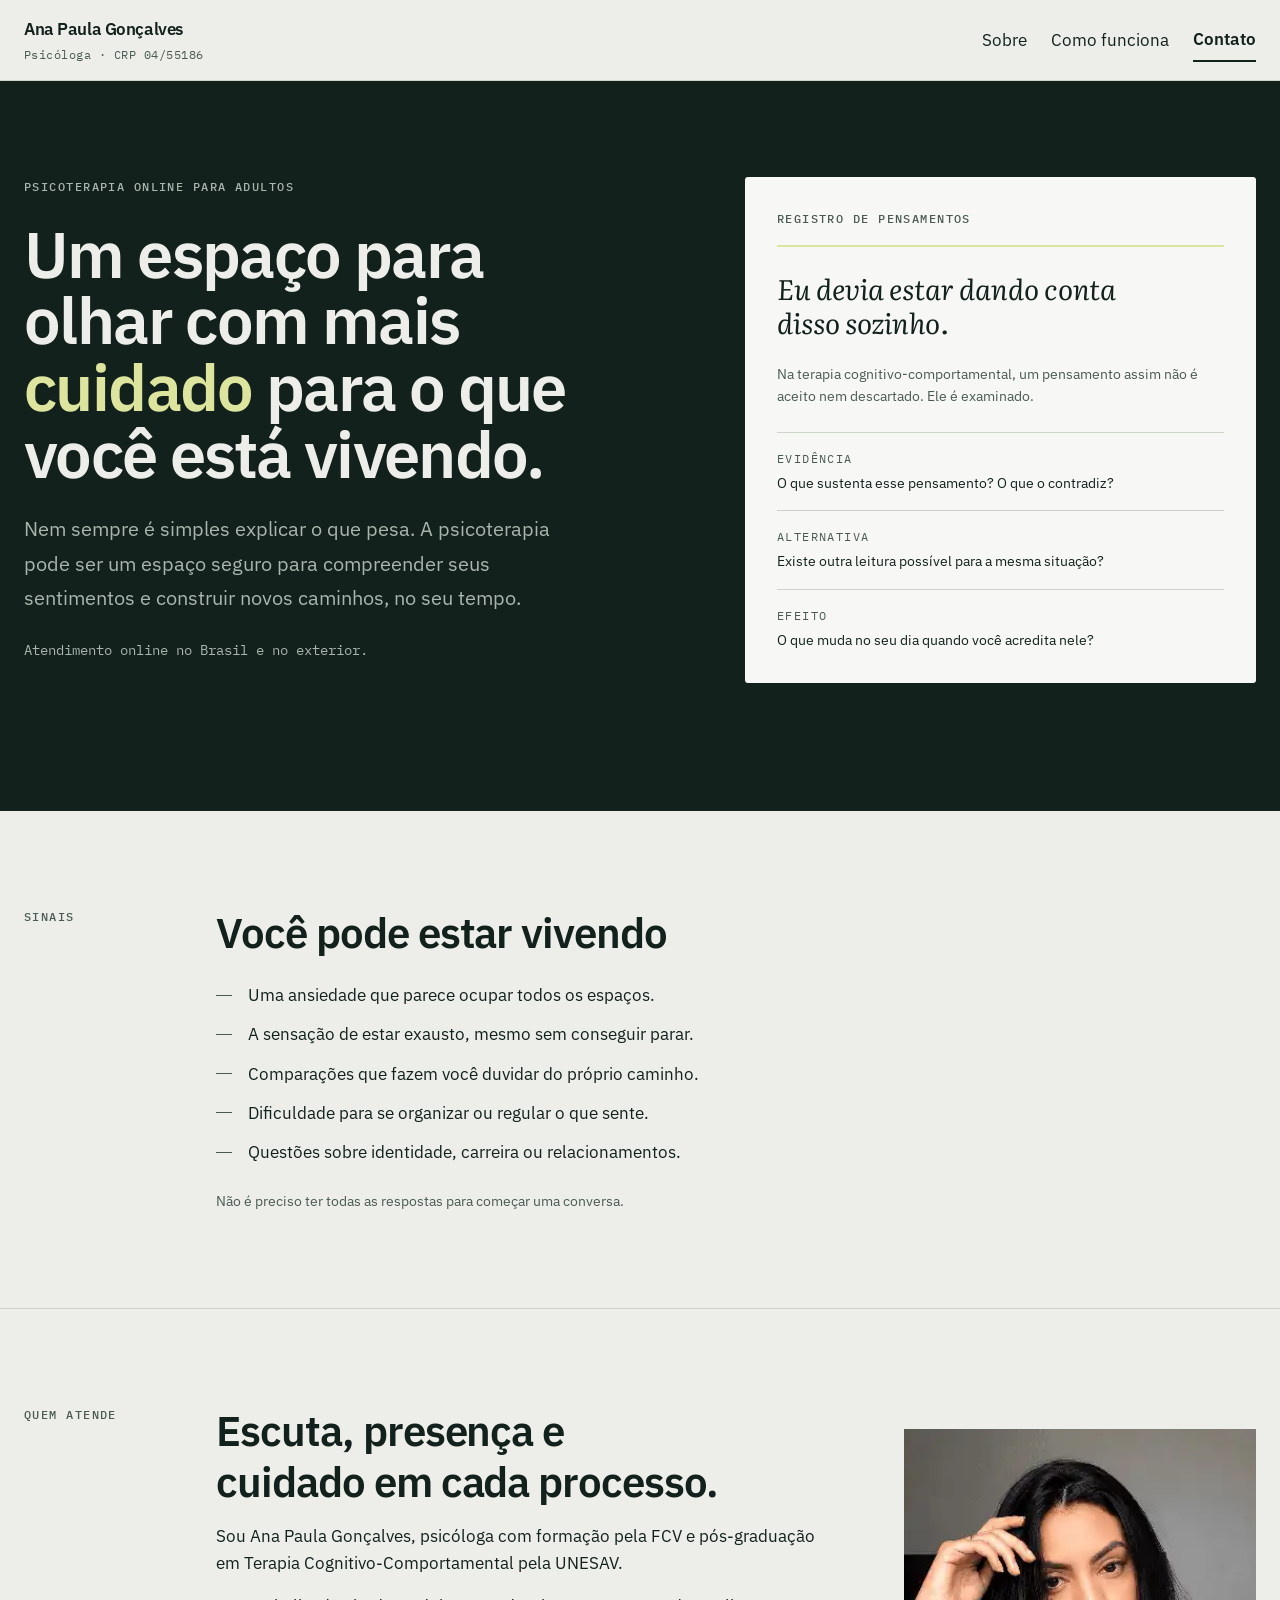
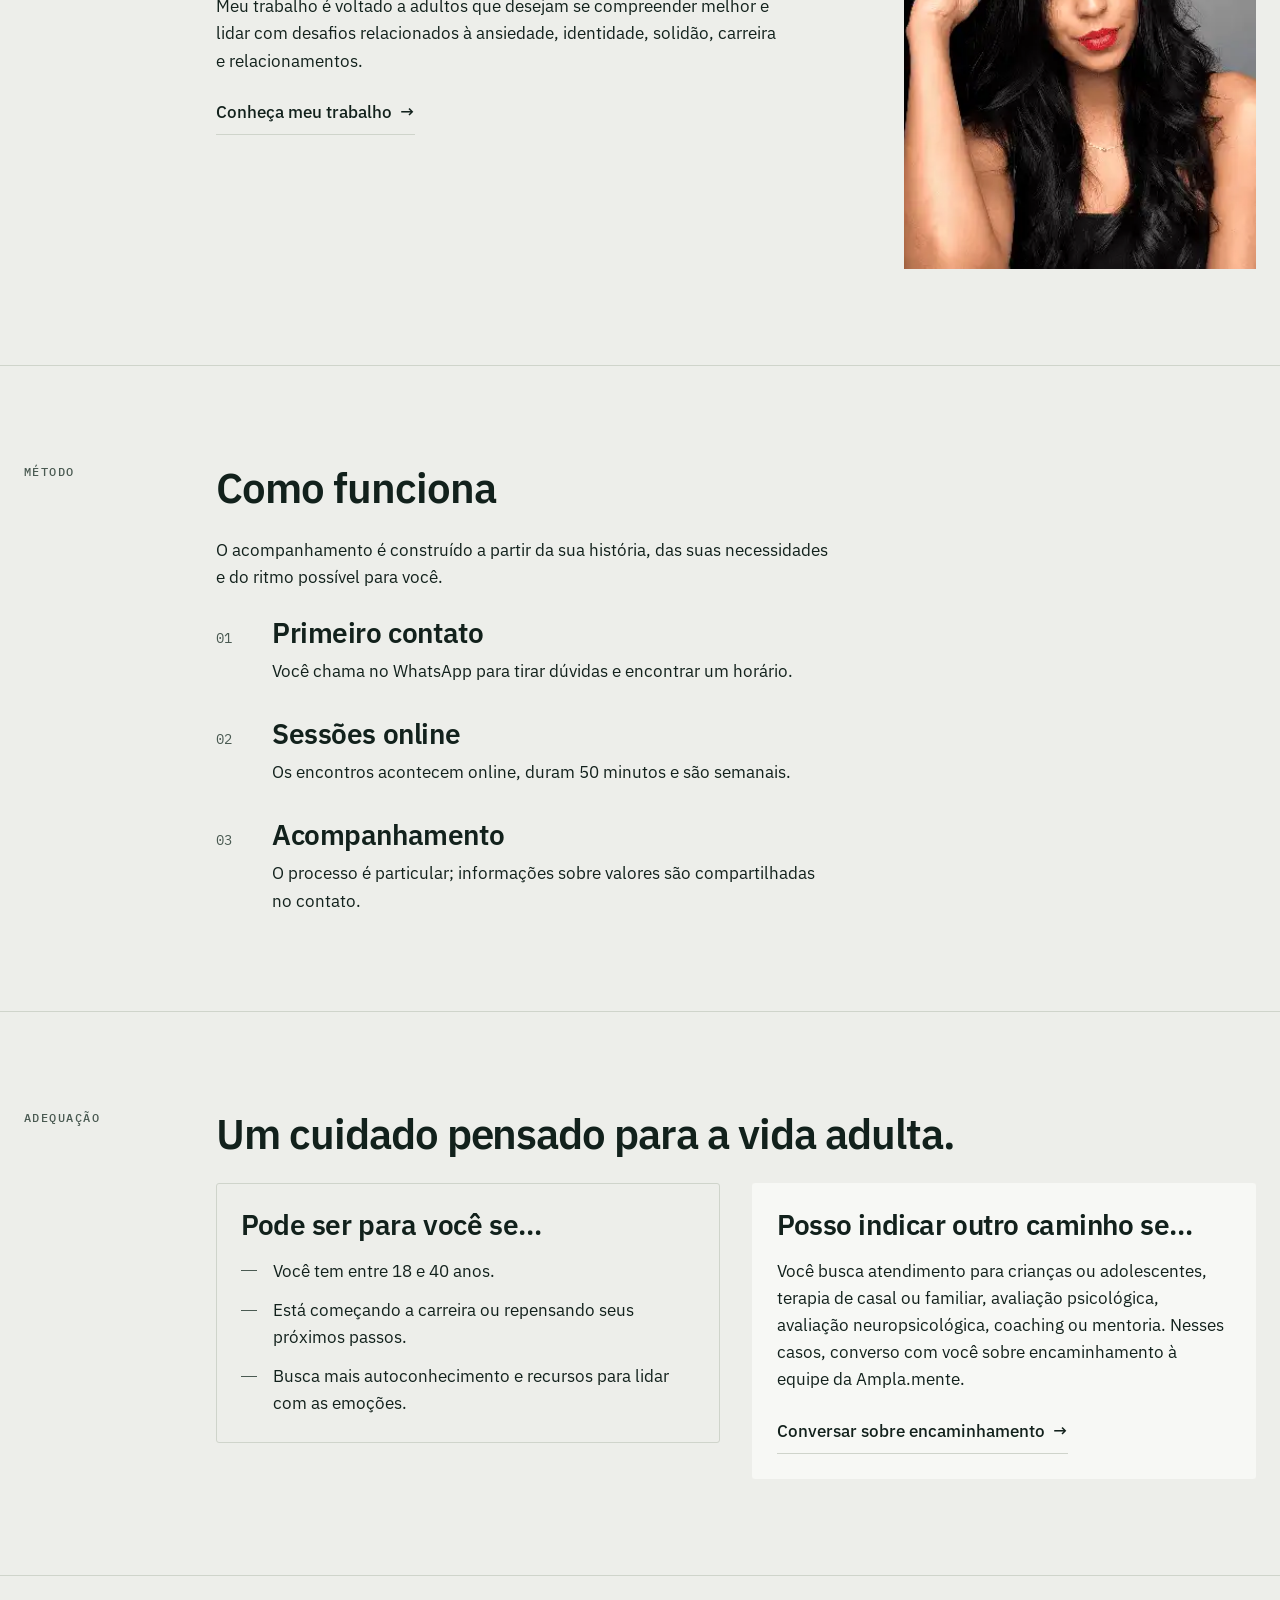
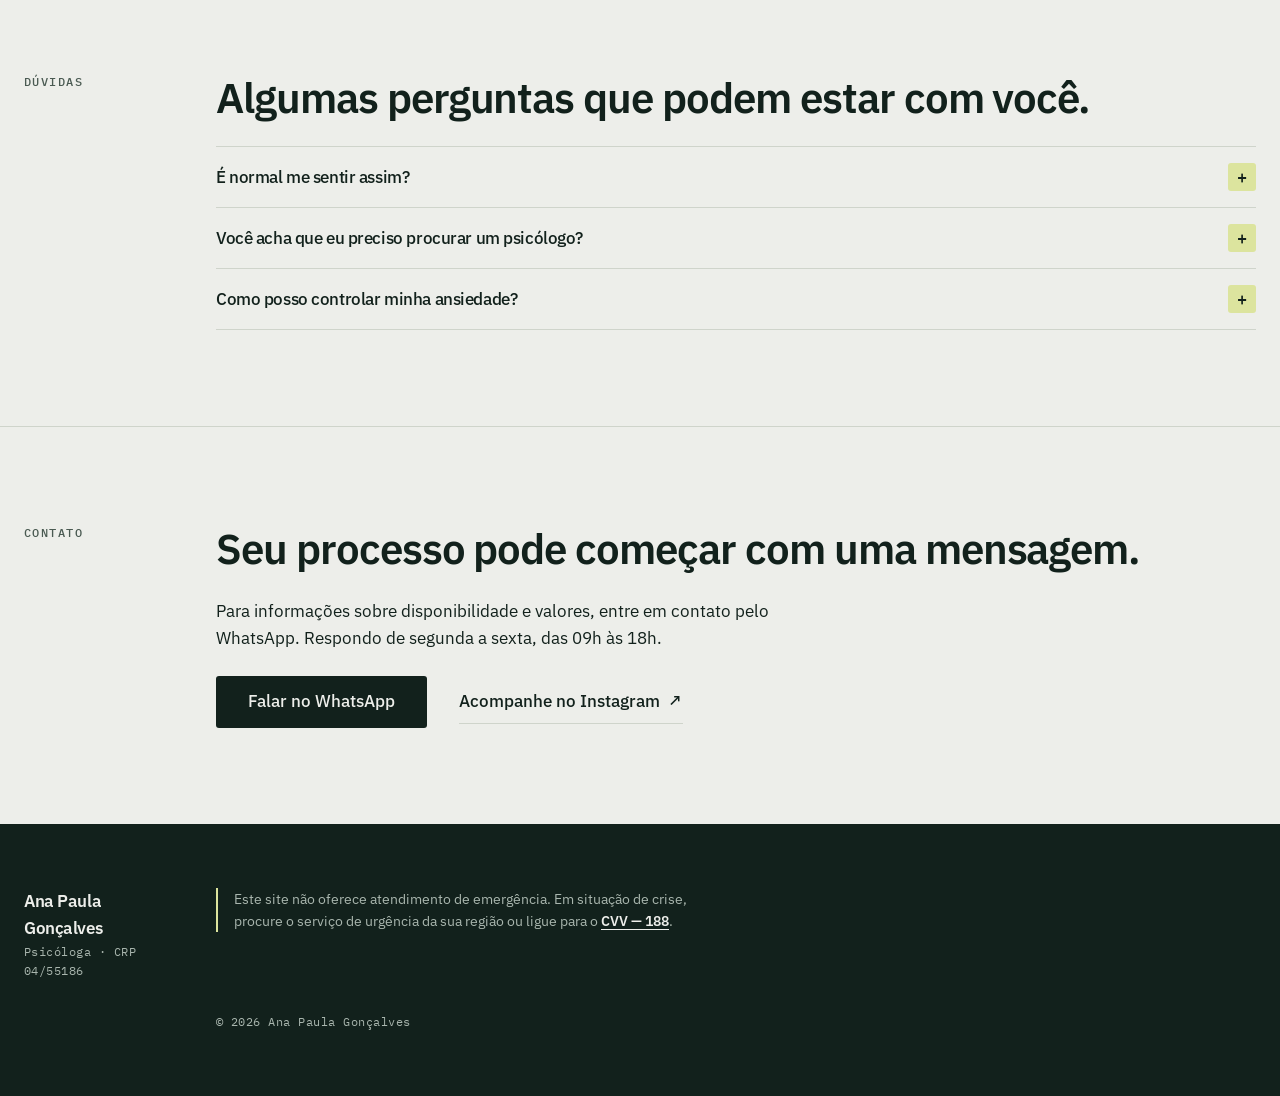
<file: index.html>
<!doctype html>
<html lang="pt-BR">
  <head>
    <meta charset="UTF-8" />
    <meta name="viewport" content="width=device-width, initial-scale=1.0" />
    <meta
      name="description"
      content="Psicoterapia online para adultos com Ana Paula Gonçalves, psicóloga CRP 04/55186. Terapia cognitivo-comportamental para ansiedade, autoconhecimento, carreira e relacionamentos."
    />

    <link rel="preconnect" href="https://fonts.googleapis.com" />
    <link rel="preconnect" href="https://fonts.gstatic.com" crossorigin />
    <link
      rel="stylesheet"
      href="https://fonts.googleapis.com/css2?family=IBM+Plex+Mono:wght@500&family=IBM+Plex+Sans:wght@400;500;600&family=Literata:ital,opsz,wght@0,7..72,400;1,7..72,400&display=swap"
    />

    <link rel="stylesheet" href="css/base.css" />
    <link rel="stylesheet" href="css/layout.css" />
    <link rel="stylesheet" href="css/componentes.css" />

    <title>Ana Paula Gonçalves — Psicóloga online | Terapia Cognitivo-Comportamental</title>
  </head>

  <body>
    <a class="skip-link" href="#conteudo">Pular para o conteúdo</a>

    <header class="site-header">
      <div class="container header-content">
        <a class="brand" href="index.html">
          <span class="brand__name">Ana Paula Gonçalves</span>
          <span class="brand__meta">Psicóloga · CRP 04/55186</span>
        </a>

        <nav class="site-nav" aria-label="Navegação principal">
          <a href="sobre.html">Sobre</a>
          <a href="como-funciona.html">Como funciona</a>
          <a class="site-nav__cta" href="contato.html">Contato</a>
        </nav>
      </div>
    </header>

    <main id="conteudo">
      <!-- ================================================================
           DOBRA — a tese da página.
           Em vez de descrever que o trabalho é estruturado, mostra o
           método: um pensamento automático e as perguntas que a TCC
           aplica sobre ele. Perguntas, nunca respostas ou resultados —
           o site não diagnostica nem promete.
           ================================================================ -->
      <section class="hero band-ink" id="inicio" aria-labelledby="hero-title">
        <div class="container hero__grid">
          <div class="hero__copy">
            <p class="label">Psicoterapia online para adultos</p>
            <h1 id="hero-title">
              Um espaço para olhar com mais
              <span class="mark">cuidado</span> para o que você está vivendo.
            </h1>
            <p class="lead">
              Nem sempre é simples explicar o que pesa. A psicoterapia pode ser
              um espaço seguro para compreender seus sentimentos e construir
              novos caminhos, no seu tempo.
            </p>
            <p class="hero__meta">Atendimento online no Brasil e no exterior.</p>
          </div>

          <figure class="record">
            <figcaption class="record__label">Registro de pensamentos</figcaption>

            <blockquote class="record__thought">
              <p>Eu devia estar dando conta disso sozinho.</p>
            </blockquote>

            <p class="record__note">
              Na terapia cognitivo-comportamental, um pensamento assim não é
              aceito nem descartado. Ele é examinado.
            </p>

            <dl class="record__questions">
              <div class="record__row">
                <dt>Evidência</dt>
                <dd>O que sustenta esse pensamento? O que o contradiz?</dd>
              </div>
              <div class="record__row">
                <dt>Alternativa</dt>
                <dd>Existe outra leitura possível para a mesma situação?</dd>
              </div>
              <div class="record__row">
                <dt>Efeito</dt>
                <dd>O que muda no seu dia quando você acredita nele?</dd>
              </div>
            </dl>
          </figure>
        </div>
      </section>

      <!-- ================================================================
           Da dobra para baixo, cada seção é um campo de uma ficha:
           rótulo à esquerda, conteúdo à direita.
           ================================================================ -->
      <section class="section" aria-labelledby="states-title">
        <div class="container section__grid">
          <p class="rail label">Sinais</p>

          <div class="section__body">
            <h2 id="states-title">Você pode estar vivendo</h2>

            <!-- role="list" é necessário: o CSS remove os marcadores com
                 list-style:none e o Safari/VoiceOver deixa de anunciar a
                 lista quando isso acontece. Não remover. -->
            <ul class="marked-list" role="list">
              <li>Uma ansiedade que parece ocupar todos os espaços.</li>
              <li>A sensação de estar exausto, mesmo sem conseguir parar.</li>
              <li>Comparações que fazem você duvidar do próprio caminho.</li>
              <li>Dificuldade para se organizar ou regular o que sente.</li>
              <li>Questões sobre identidade, carreira ou relacionamentos.</li>
            </ul>

            <p class="note">
              Não é preciso ter todas as respostas para começar uma conversa.
            </p>
          </div>
        </div>
      </section>

      <section class="section" id="sobre" aria-labelledby="about-title">
        <div class="container section__grid">
          <p class="rail label">Quem atende</p>

          <div class="section__body about">
            <div class="about__copy">
              <h2 id="about-title">Escuta, presença e cuidado em cada processo.</h2>
              <p>
                Sou Ana Paula Gonçalves, psicóloga com formação pela FCV e
                pós-graduação em Terapia Cognitivo-Comportamental pela UNESAV.
              </p>
              <p>
                Meu trabalho é voltado a adultos que desejam se compreender
                melhor e lidar com desafios relacionados à ansiedade,
                identidade, solidão, carreira e relacionamentos.
              </p>
              <a class="link-arrow" href="sobre.html">
                Conheça meu trabalho <span aria-hidden="true">→</span>
              </a>
            </div>

            <figure class="about__image">
              <img
                src="assets/img/sobre-mim-ana-paula-desktop.webp"
                srcset="
                  assets/img/sobre-mim-ana-paula-mobile.webp   600w,
                  assets/img/sobre-mim-ana-paula-desktop.webp 1200w
                "
                sizes="(min-width: 1040px) 24rem, calc(100vw - 3rem)"
                alt="Ana Paula Gonçalves em um ambiente interno"
                width="1200"
                height="1200"
                loading="lazy"
              />
            </figure>
          </div>
        </div>
      </section>

      <section class="section" id="como-funciona" aria-labelledby="process-title">
        <div class="container section__grid">
          <p class="rail label">Método</p>

          <div class="section__body">
            <h2 id="process-title">Como funciona</h2>
            <p>
              O acompanhamento é construído a partir da sua história, das suas
              necessidades e do ritmo possível para você.
            </p>

            <!-- Numeração aqui é informação, não enfeite: a ordem das
                 etapas importa para quem nunca fez terapia. -->
            <ol class="steps" role="list">
              <li class="steps__item">
                <span class="steps__number" aria-hidden="true">01</span>
                <div>
                  <h3>Primeiro contato</h3>
                  <p>
                    Você chama no WhatsApp para tirar dúvidas e encontrar um
                    horário.
                  </p>
                </div>
              </li>
              <li class="steps__item">
                <span class="steps__number" aria-hidden="true">02</span>
                <div>
                  <h3>Sessões online</h3>
                  <p>
                    Os encontros acontecem online, duram 50 minutos e são
                    semanais.
                  </p>
                </div>
              </li>
              <li class="steps__item">
                <span class="steps__number" aria-hidden="true">03</span>
                <div>
                  <h3>Acompanhamento</h3>
                  <p>
                    O processo é particular; informações sobre valores são
                    compartilhadas no contato.
                  </p>
                </div>
              </li>
            </ol>
          </div>
        </div>
      </section>

      <section class="section" aria-labelledby="fit-title">
        <div class="container section__grid">
          <p class="rail label">Adequação</p>

          <div class="section__body">
            <h2 id="fit-title">Um cuidado pensado para a vida adulta.</h2>

            <div class="fit">
              <article class="fit__card">
                <h3>Pode ser para você se…</h3>
                <ul class="marked-list" role="list">
                  <li>Você tem entre 18 e 40 anos.</li>
                  <li>
                    Está começando a carreira ou repensando seus próximos
                    passos.
                  </li>
                  <li>
                    Busca mais autoconhecimento e recursos para lidar com as
                    emoções.
                  </li>
                </ul>
              </article>

              <article class="fit__card fit__card--alt">
                <h3>Posso indicar outro caminho se…</h3>
                <p>
                  Você busca atendimento para crianças ou adolescentes, terapia
                  de casal ou familiar, avaliação psicológica, avaliação
                  neuropsicológica, coaching ou mentoria. Nesses casos, converso
                  com você sobre encaminhamento à equipe da Ampla.mente.
                </p>
                <a
                  class="link-arrow"
                  href="https://wa.me/message/GEPSPFNCBNL2K1"
                  target="_blank"
                  rel="noreferrer"
                >
                  Conversar sobre encaminhamento <span aria-hidden="true">→</span>
                </a>
              </article>
            </div>
          </div>
        </div>
      </section>

      <section class="section" id="perguntas" aria-labelledby="faq-title">
        <div class="container section__grid">
          <p class="rail label">Dúvidas</p>

          <div class="section__body">
            <h2 id="faq-title">Algumas perguntas que podem estar com você.</h2>

            <!-- O atributo name faz o acordeão ser exclusivo: abrir um
                 fecha os outros, sem uma linha de JavaScript. Em
                 navegadores sem suporte, apenas ficam independentes. -->
            <div class="faq">
              <details name="perguntas-frequentes">
                <summary>É normal me sentir assim?</summary>
                <div class="faq__answer">
                  <p>
                    Sentimentos difíceis fazem parte da experiência humana, mas
                    não precisam ser vividos em silêncio. Se algo tem pesado, se
                    repetido ou afetado sua rotina, conversar com um profissional
                    pode ajudar a compreender melhor o que acontece.
                  </p>
                </div>
              </details>
              <details name="perguntas-frequentes">
                <summary>Você acha que eu preciso procurar um psicólogo?</summary>
                <div class="faq__answer">
                  <p>
                    Não existe um único momento certo. A psicoterapia pode ser
                    procurada tanto diante de um sofrimento específico quanto
                    quando há desejo de se conhecer melhor. O primeiro contato é
                    um espaço para conversar sobre isso.
                  </p>
                </div>
              </details>
              <details name="perguntas-frequentes">
                <summary>Como posso controlar minha ansiedade?</summary>
                <div class="faq__answer">
                  <p>
                    A ansiedade tem formas e contextos diferentes para cada
                    pessoa. Em psicoterapia, é possível entender seus gatilhos e
                    desenvolver recursos para se relacionar com ela de uma
                    maneira mais cuidadosa.
                  </p>
                </div>
              </details>
            </div>
          </div>
        </div>
      </section>

      <section class="section" id="contato" aria-labelledby="contact-title">
        <div class="container section__grid">
          <p class="rail label">Contato</p>

          <div class="section__body">
            <h2 id="contact-title">Seu processo pode começar com uma mensagem.</h2>
            <p>
              Para informações sobre disponibilidade e valores, entre em contato
              pelo WhatsApp. Respondo de segunda a sexta, das 09h às 18h.
            </p>

            <div class="contact__actions">
              <a
                class="button"
                href="https://wa.me/message/GEPSPFNCBNL2K1"
                target="_blank"
                rel="noreferrer"
              >
                Falar no WhatsApp
              </a>
              <a
                class="link-arrow"
                href="https://www.instagram.com/anapaulagoncalves.psii/"
                target="_blank"
                rel="noreferrer"
              >
                Acompanhe no Instagram <span aria-hidden="true">↗</span>
              </a>
            </div>
          </div>
        </div>
      </section>
    </main>

    <footer class="site-footer band-ink">
      <div class="container footer__grid">
        <div class="footer__identity">
          <p class="footer__name">Ana Paula Gonçalves</p>
          <p class="footer__meta">Psicóloga · CRP 04/55186</p>
        </div>

        <p class="footer__emergency">
          Este site não oferece atendimento de emergência. Em situação de crise,
          procure o serviço de urgência da sua região ou ligue para o
          <a href="tel:188">CVV — 188</a>.
        </p>

        <p class="footer__copy">© 2026 Ana Paula Gonçalves</p>
      </div>
    </footer>
  </body>
</html>
</file>
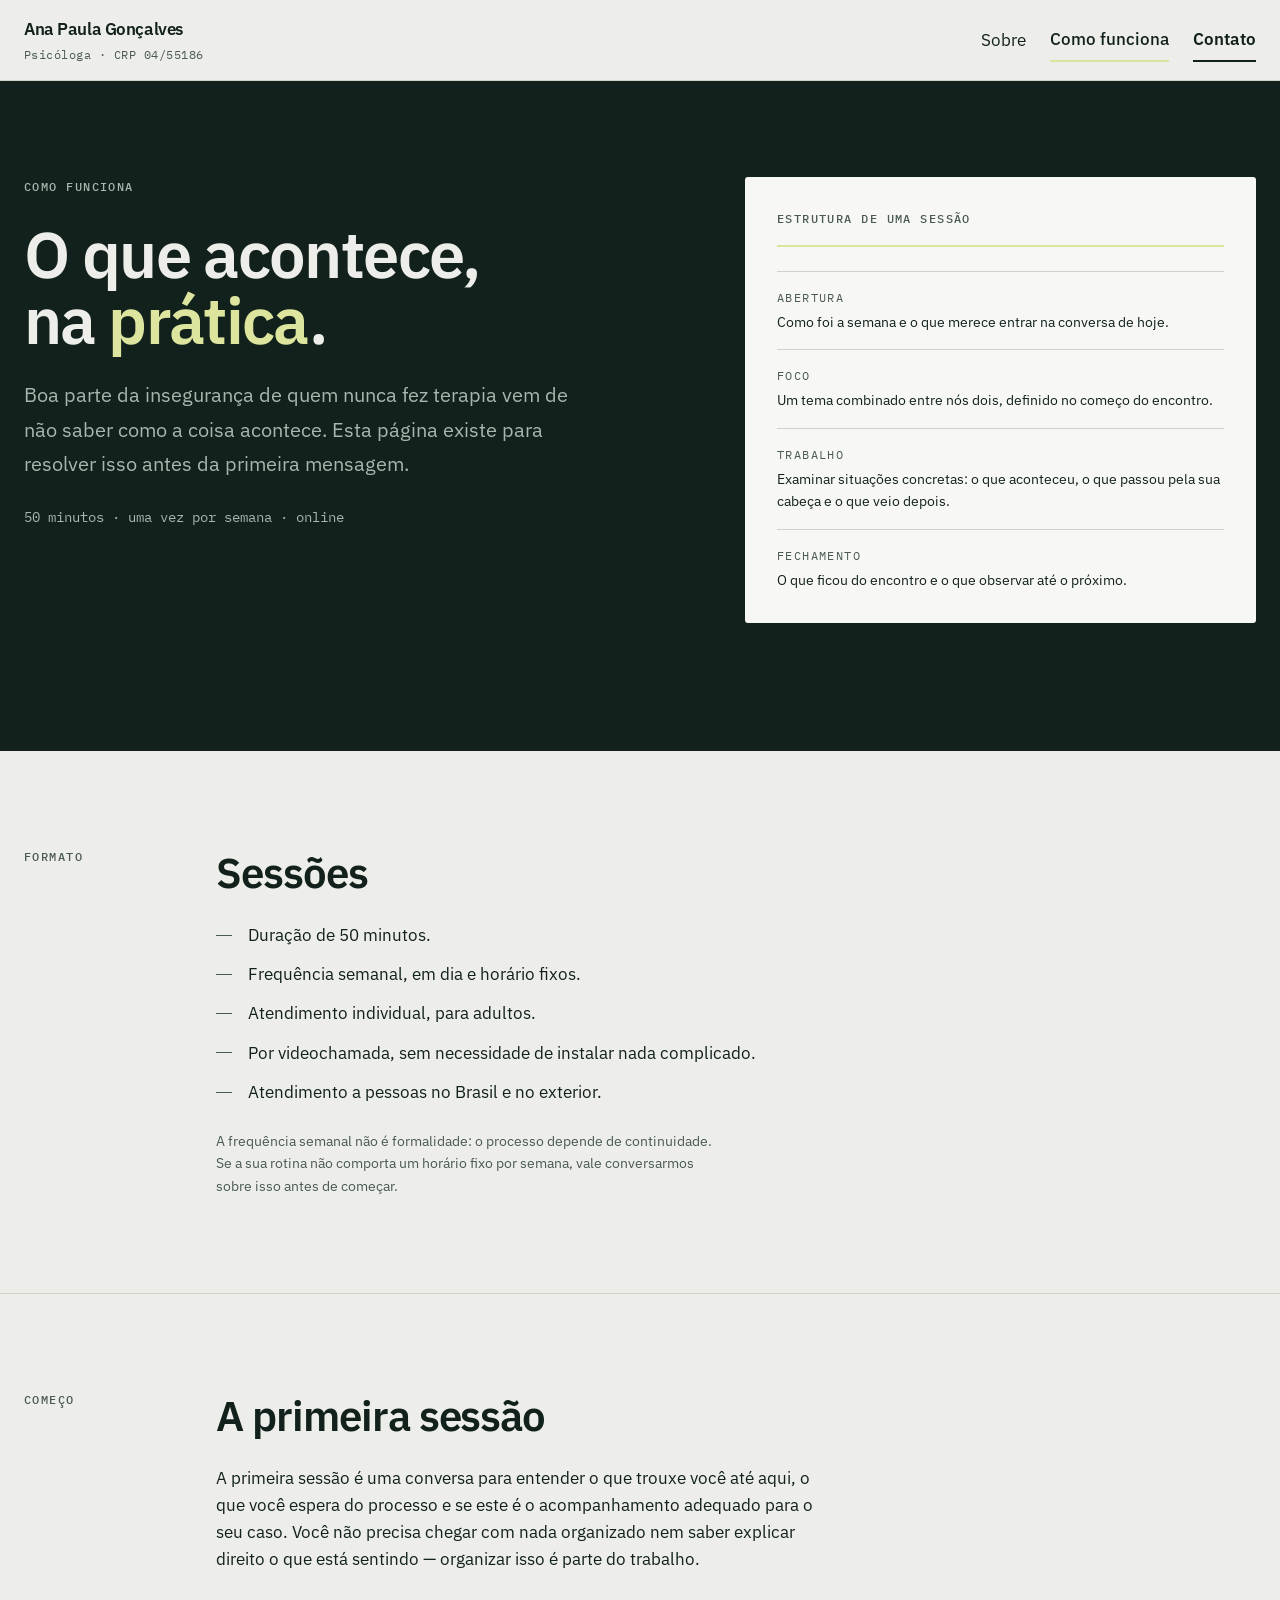
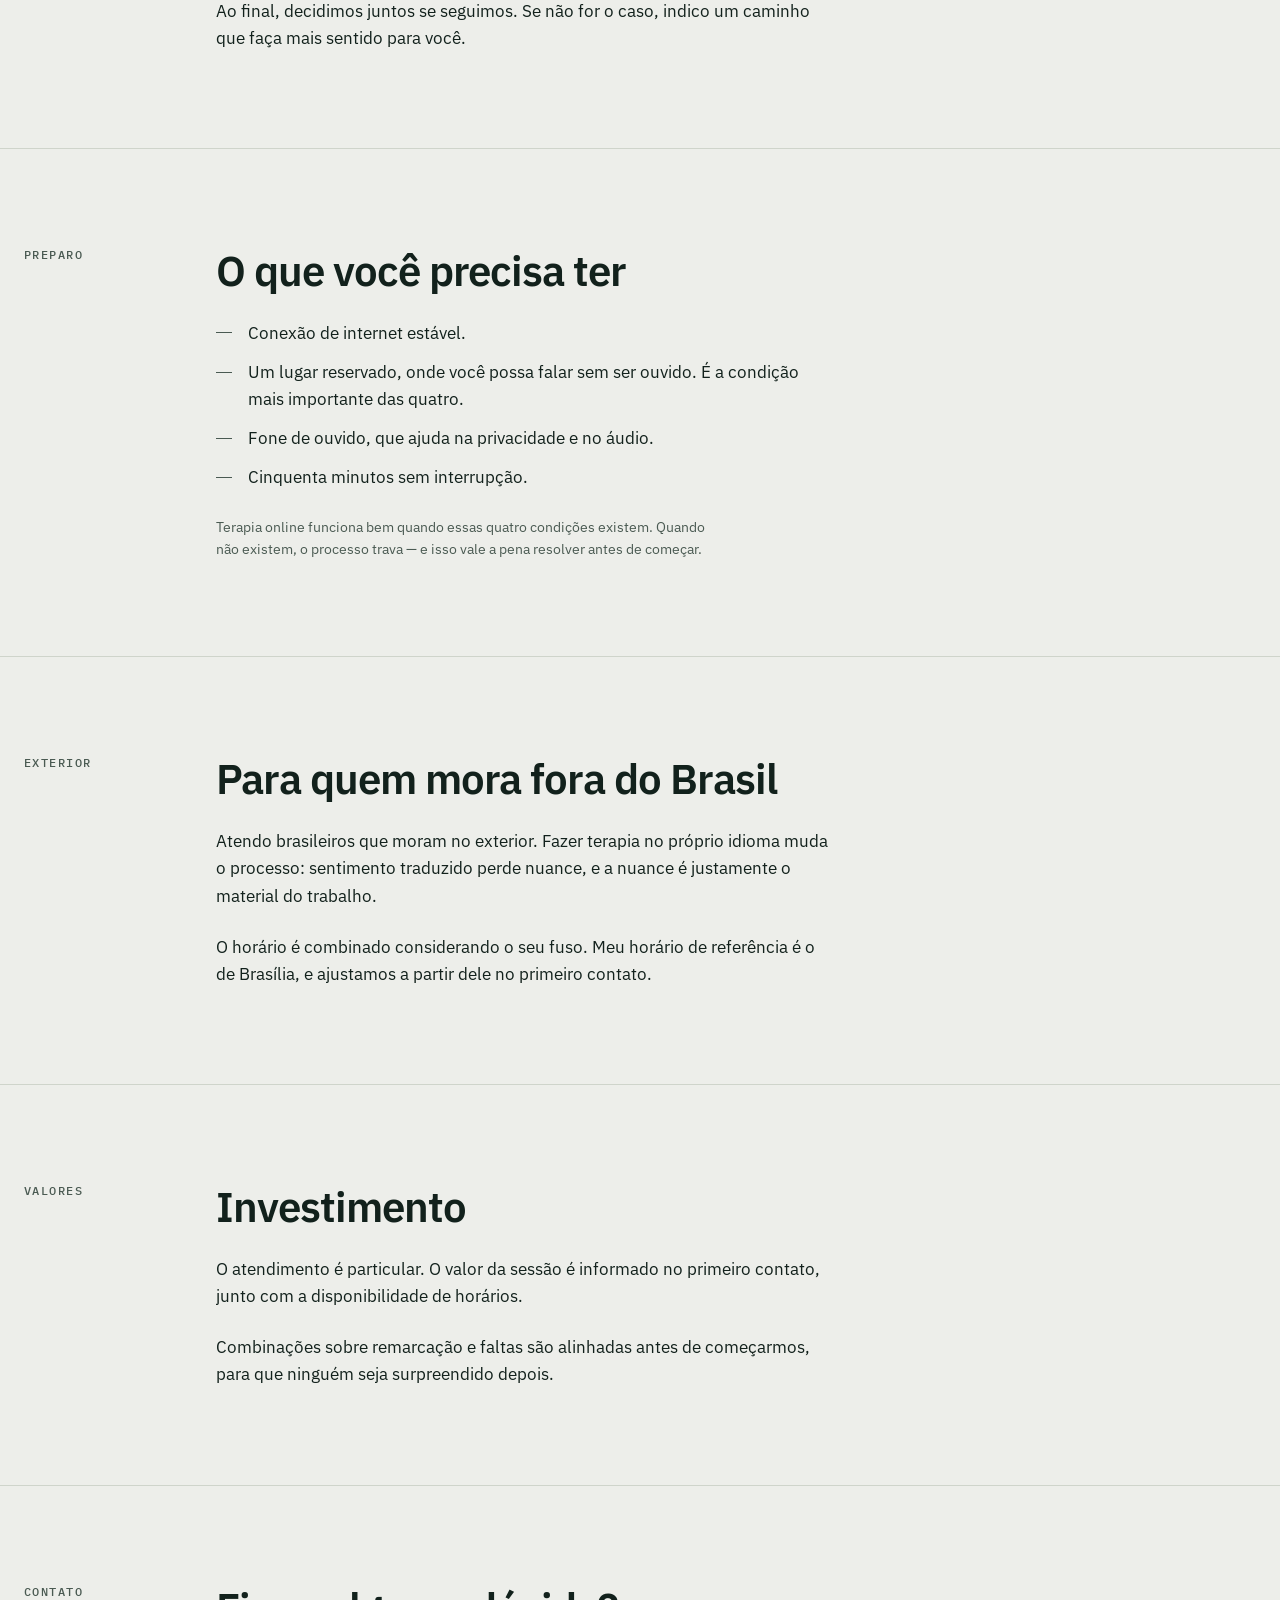
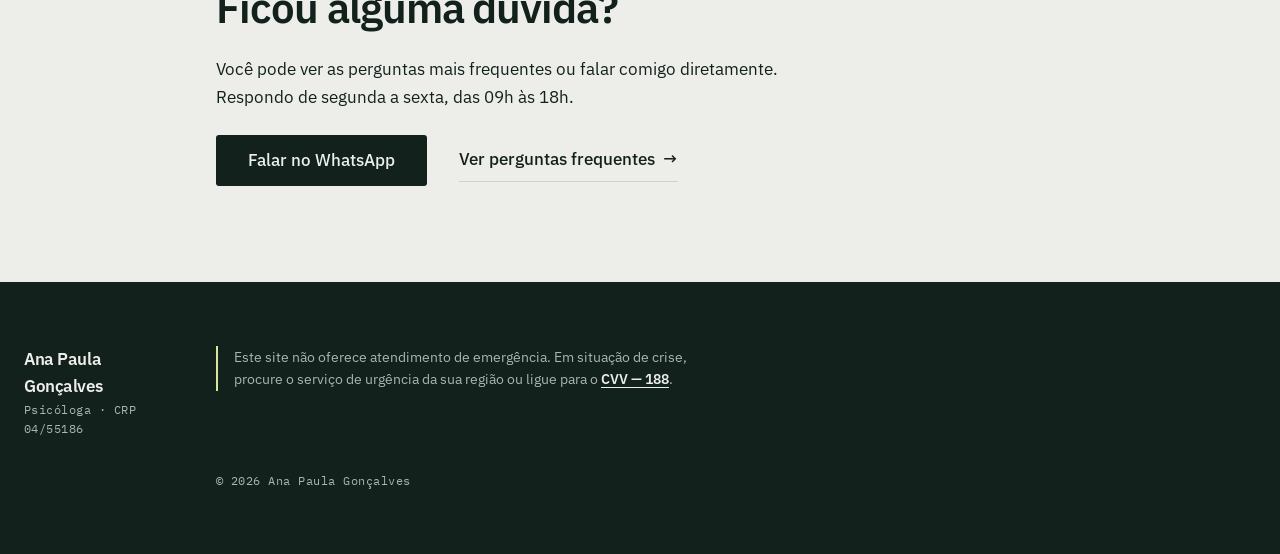
<file: como-funciona.html>
<!doctype html>
<html lang="pt-BR">
  <head>
    <meta charset="UTF-8" />
    <meta name="viewport" content="width=device-width, initial-scale=1.0" />
    <meta
      name="description"
      content="Como funciona a psicoterapia online com Ana Paula Gonçalves: sessões de 50 minutos, semanais, por videochamada, para adultos no Brasil e no exterior."
    />

    <link rel="preconnect" href="https://fonts.googleapis.com" />
    <link rel="preconnect" href="https://fonts.gstatic.com" crossorigin />
    <link
      rel="stylesheet"
      href="https://fonts.googleapis.com/css2?family=IBM+Plex+Mono:wght@500&family=IBM+Plex+Sans:wght@400;500;600&family=Literata:ital,opsz,wght@0,7..72,400;1,7..72,400&display=swap"
    />

    <link rel="stylesheet" href="css/base.css" />
    <link rel="stylesheet" href="css/layout.css" />
    <link rel="stylesheet" href="css/componentes.css" />

    <title>Como funciona — Psicoterapia online | Ana Paula Gonçalves</title>
  </head>

  <body>
    <a class="skip-link" href="#conteudo">Pular para o conteúdo</a>

    <header class="site-header">
      <div class="container header-content">
        <a class="brand" href="index.html">
          <span class="brand__name">Ana Paula Gonçalves</span>
          <span class="brand__meta">Psicóloga · CRP 04/55186</span>
        </a>

        <nav class="site-nav" aria-label="Navegação principal">
          <a href="sobre.html">Sobre</a>
          <a href="como-funciona.html" aria-current="page">Como funciona</a>
          <a class="site-nav__cta" href="contato.html">Contato</a>
        </nav>
      </div>
    </header>

    <main id="conteudo">
      <section class="hero band-ink" aria-labelledby="page-title">
        <div class="container hero__grid">
          <div class="hero__copy">
            <p class="label">Como funciona</p>
            <h1 id="page-title">
              O que acontece, na <span class="mark">prática</span>.
            </h1>
            <p class="lead">
              Boa parte da insegurança de quem nunca fez terapia vem de não
              saber como a coisa acontece. Esta página existe para resolver
              isso antes da primeira mensagem.
            </p>
            <p class="hero__meta">50 minutos · uma vez por semana · online</p>
          </div>

          <!-- A ficha da dobra da home reaparece aqui com outro conteúdo:
               é o mesmo componente, não uma cópia. A sessão de TCC tem
               estrutura combinada — mostrar essa estrutura é a informação
               que mais reduz insegurança de quem nunca fez terapia. -->
          <figure class="record">
            <figcaption class="record__label">Estrutura de uma sessão</figcaption>

            <dl class="record__questions">
              <div class="record__row">
                <dt>Abertura</dt>
                <dd>Como foi a semana e o que merece entrar na conversa de hoje.</dd>
              </div>
              <div class="record__row">
                <dt>Foco</dt>
                <dd>Um tema combinado entre nós dois, definido no começo do encontro.</dd>
              </div>
              <div class="record__row">
                <dt>Trabalho</dt>
                <dd>
                  Examinar situações concretas: o que aconteceu, o que passou
                  pela sua cabeça e o que veio depois.
                </dd>
              </div>
              <div class="record__row">
                <dt>Fechamento</dt>
                <dd>O que ficou do encontro e o que observar até o próximo.</dd>
              </div>
            </dl>
          </figure>
        </div>
      </section>

      <section class="section" aria-labelledby="formato-title">
        <div class="container section__grid">
          <p class="rail label">Formato</p>

          <div class="section__body">
            <h2 id="formato-title">Sessões</h2>

            <ul class="marked-list" role="list">
              <li>Duração de 50 minutos.</li>
              <li>Frequência semanal, em dia e horário fixos.</li>
              <li>Atendimento individual, para adultos.</li>
              <!-- TODO: confirmar com a Ana qual plataforma de videochamada
                   é usada, para nomear aqui. -->
              <li>Por videochamada, sem necessidade de instalar nada complicado.</li>
              <li>Atendimento a pessoas no Brasil e no exterior.</li>
            </ul>

            <p class="note">
              A frequência semanal não é formalidade: o processo depende de
              continuidade. Se a sua rotina não comporta um horário fixo por
              semana, vale conversarmos sobre isso antes de começar.
            </p>
          </div>
        </div>
      </section>

      <section class="section" aria-labelledby="primeira-title">
        <div class="container section__grid">
          <p class="rail label">Começo</p>

          <div class="section__body">
            <h2 id="primeira-title">A primeira sessão</h2>

            <p>
              A primeira sessão é uma conversa para entender o que trouxe você
              até aqui, o que você espera do processo e se este é o
              acompanhamento adequado para o seu caso. Você não precisa chegar
              com nada organizado nem saber explicar direito o que está
              sentindo — organizar isso é parte do trabalho.
            </p>

            <p>
              Ao final, decidimos juntos se seguimos. Se não for o caso, indico
              um caminho que faça mais sentido para você.
            </p>
          </div>
        </div>
      </section>

      <section class="section" aria-labelledby="precisa-title">
        <div class="container section__grid">
          <p class="rail label">Preparo</p>

          <div class="section__body">
            <h2 id="precisa-title">O que você precisa ter</h2>

            <ul class="marked-list" role="list">
              <li>Conexão de internet estável.</li>
              <li>
                Um lugar reservado, onde você possa falar sem ser ouvido. É a
                condição mais importante das quatro.
              </li>
              <li>Fone de ouvido, que ajuda na privacidade e no áudio.</li>
              <li>Cinquenta minutos sem interrupção.</li>
            </ul>

            <p class="note">
              Terapia online funciona bem quando essas quatro condições existem.
              Quando não existem, o processo trava — e isso vale a pena resolver
              antes de começar.
            </p>
          </div>
        </div>
      </section>

      <section class="section" aria-labelledby="exterior-title">
        <div class="container section__grid">
          <p class="rail label">Exterior</p>

          <div class="section__body">
            <h2 id="exterior-title">Para quem mora fora do Brasil</h2>

            <p>
              Atendo brasileiros que moram no exterior. Fazer terapia no próprio
              idioma muda o processo: sentimento traduzido perde nuance, e a
              nuance é justamente o material do trabalho.
            </p>

            <p>
              O horário é combinado considerando o seu fuso. Meu horário de
              referência é o de Brasília, e ajustamos a partir dele no primeiro
              contato.
            </p>
          </div>
        </div>
      </section>

      <section class="section" aria-labelledby="valores-title">
        <div class="container section__grid">
          <p class="rail label">Valores</p>

          <div class="section__body">
            <h2 id="valores-title">Investimento</h2>

            <p>
              O atendimento é particular. O valor da sessão é informado no
              primeiro contato, junto com a disponibilidade de horários.
            </p>

            <!-- TODO: confirmar com a Ana a política de faltas e remarcação
                 e substituir este parágrafo pelo texto definitivo. -->
            <p>
              Combinações sobre remarcação e faltas são alinhadas antes de
              começarmos, para que ninguém seja surpreendido depois.
            </p>
          </div>
        </div>
      </section>

      <section class="section" aria-labelledby="cf-cta-title">
        <div class="container section__grid">
          <p class="rail label">Contato</p>

          <div class="section__body">
            <h2 id="cf-cta-title">Ficou alguma dúvida?</h2>
            <p>
              Você pode ver as perguntas mais frequentes ou falar comigo
              diretamente. Respondo de segunda a sexta, das 09h às 18h.
            </p>
            <div class="contact__actions">
              <a
                class="button"
                href="https://wa.me/message/GEPSPFNCBNL2K1"
                target="_blank"
                rel="noreferrer"
              >
                Falar no WhatsApp
              </a>
              <a class="link-arrow" href="index.html#perguntas">
                Ver perguntas frequentes <span aria-hidden="true">→</span>
              </a>
            </div>
          </div>
        </div>
      </section>
    </main>

    <footer class="site-footer band-ink">
      <div class="container footer__grid">
        <div class="footer__identity">
          <p class="footer__name">Ana Paula Gonçalves</p>
          <p class="footer__meta">Psicóloga · CRP 04/55186</p>
        </div>

        <p class="footer__emergency">
          Este site não oferece atendimento de emergência. Em situação de crise,
          procure o serviço de urgência da sua região ou ligue para o
          <a href="tel:188">CVV — 188</a>.
        </p>

        <p class="footer__copy">© 2026 Ana Paula Gonçalves</p>
      </div>
    </footer>
  </body>
</html>
</file>
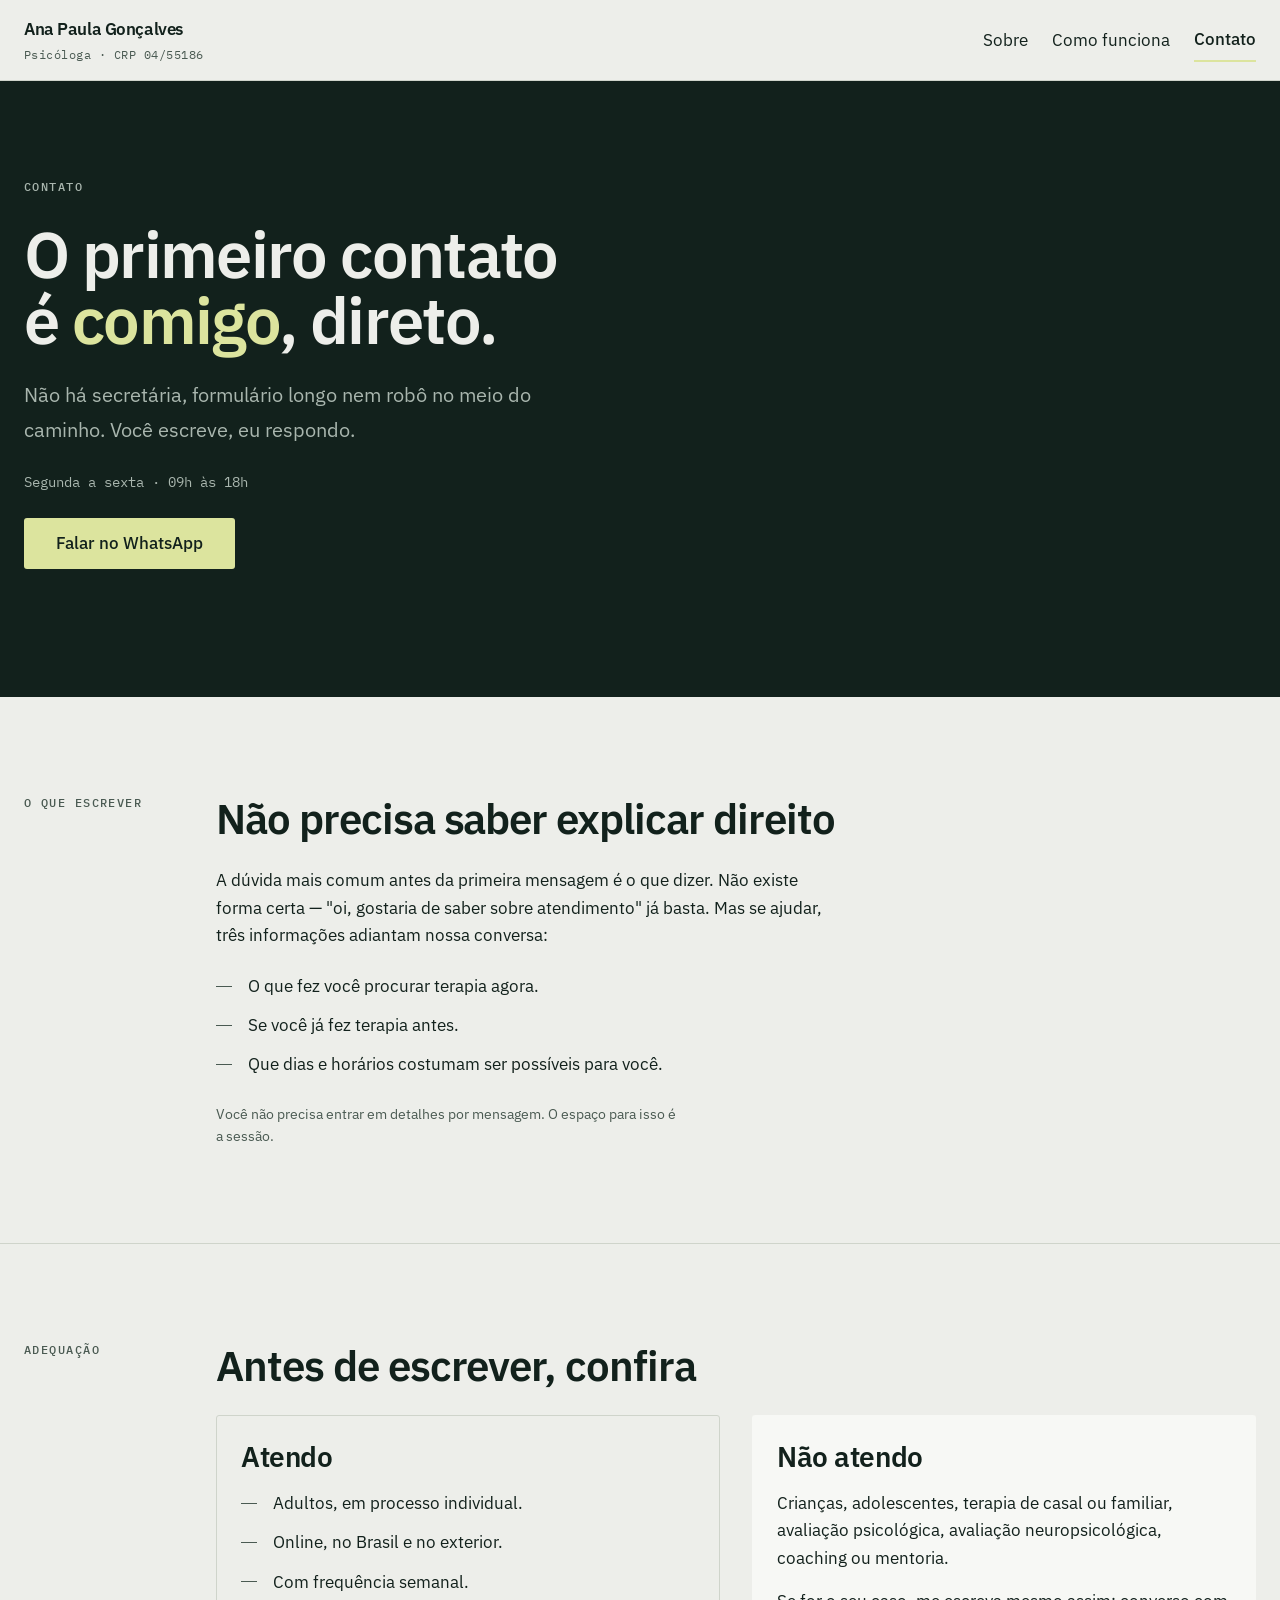
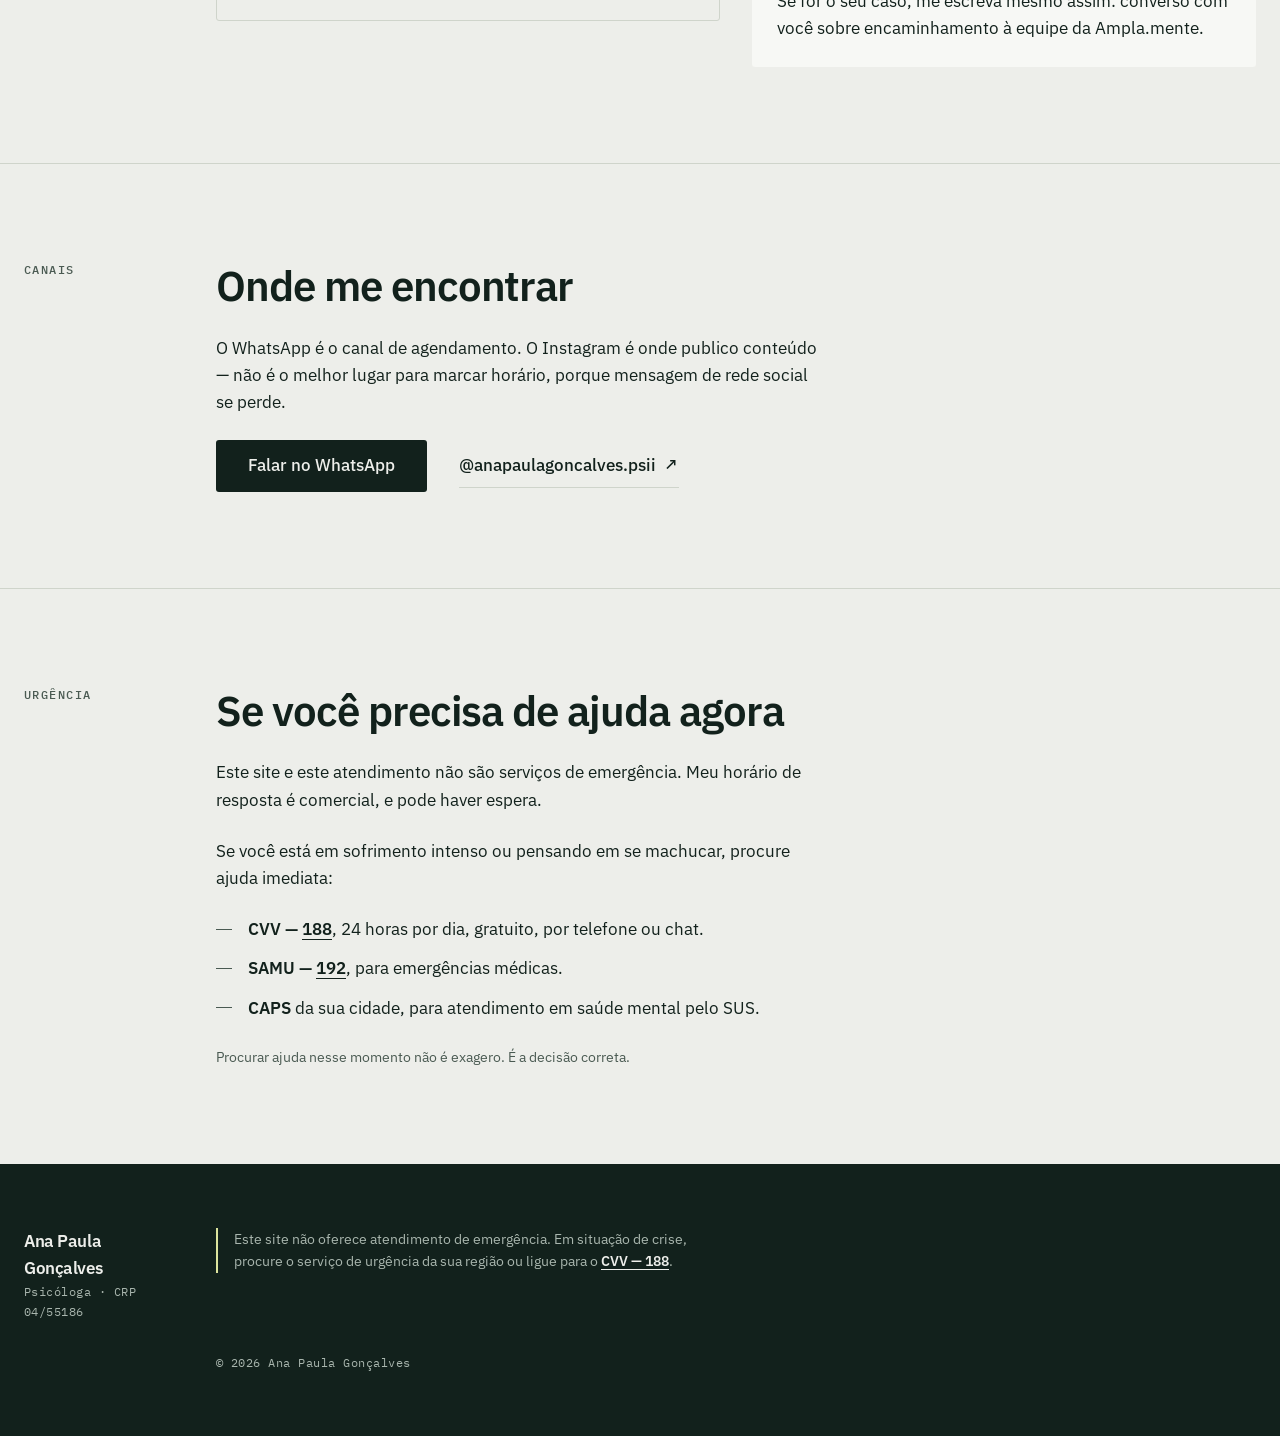
<file: contato.html>
<!doctype html>
<html lang="pt-BR">
  <head>
    <meta charset="UTF-8" />
    <meta name="viewport" content="width=device-width, initial-scale=1.0" />
    <meta
      name="description"
      content="Fale com Ana Paula Gonçalves, psicóloga CRP 04/55186. Contato por WhatsApp, de segunda a sexta, das 09h às 18h. Psicoterapia online para adultos."
    />

    <link rel="preconnect" href="https://fonts.googleapis.com" />
    <link rel="preconnect" href="https://fonts.gstatic.com" crossorigin />
    <link
      rel="stylesheet"
      href="https://fonts.googleapis.com/css2?family=IBM+Plex+Mono:wght@500&family=IBM+Plex+Sans:wght@400;500;600&family=Literata:ital,opsz,wght@0,7..72,400;1,7..72,400&display=swap"
    />

    <link rel="stylesheet" href="css/base.css" />
    <link rel="stylesheet" href="css/layout.css" />
    <link rel="stylesheet" href="css/componentes.css" />

    <title>Contato — Ana Paula Gonçalves, Psicóloga online</title>
  </head>

  <body>
    <a class="skip-link" href="#conteudo">Pular para o conteúdo</a>

    <header class="site-header">
      <div class="container header-content">
        <a class="brand" href="index.html">
          <span class="brand__name">Ana Paula Gonçalves</span>
          <span class="brand__meta">Psicóloga · CRP 04/55186</span>
        </a>

        <nav class="site-nav" aria-label="Navegação principal">
          <a href="sobre.html">Sobre</a>
          <a href="como-funciona.html">Como funciona</a>
          <a class="site-nav__cta" href="contato.html" aria-current="page">Contato</a>
        </nav>
      </div>
    </header>

    <main id="conteudo">
      <section class="hero band-ink" aria-labelledby="page-title">
        <div class="container hero__grid hero__grid--single">
          <div class="hero__copy">
            <p class="label">Contato</p>
            <h1 id="page-title">
              O primeiro contato é <span class="mark">comigo</span>, direto.
            </h1>
            <p class="lead">
              Não há secretária, formulário longo nem robô no meio do caminho.
              Você escreve, eu respondo.
            </p>
            <p class="hero__meta">Segunda a sexta · 09h às 18h</p>
            <p>
              <a
                class="button"
                href="https://wa.me/message/GEPSPFNCBNL2K1"
                target="_blank"
                rel="noreferrer"
              >
                Falar no WhatsApp
              </a>
            </p>
          </div>
        </div>
      </section>

      <section class="section" aria-labelledby="escrever-title">
        <div class="container section__grid">
          <p class="rail label">O que escrever</p>

          <div class="section__body">
            <h2 id="escrever-title">Não precisa saber explicar direito</h2>

            <p>
              A dúvida mais comum antes da primeira mensagem é o que dizer.
              Não existe forma certa — "oi, gostaria de saber sobre
              atendimento" já basta. Mas se ajudar, três informações adiantam
              nossa conversa:
            </p>

            <ul class="marked-list" role="list">
              <li>O que fez você procurar terapia agora.</li>
              <li>Se você já fez terapia antes.</li>
              <li>Que dias e horários costumam ser possíveis para você.</li>
            </ul>

            <p class="note">
              Você não precisa entrar em detalhes por mensagem. O espaço para
              isso é a sessão.
            </p>
          </div>
        </div>
      </section>

      <section class="section" aria-labelledby="antes-title">
        <div class="container section__grid">
          <p class="rail label">Adequação</p>

          <div class="section__body">
            <h2 id="antes-title">Antes de escrever, confira</h2>

            <div class="fit">
              <article class="fit__card">
                <h3>Atendo</h3>
                <ul class="marked-list" role="list">
                  <li>Adultos, em processo individual.</li>
                  <li>Online, no Brasil e no exterior.</li>
                  <li>Com frequência semanal.</li>
                </ul>
              </article>

              <article class="fit__card fit__card--alt">
                <h3>Não atendo</h3>
                <p>
                  Crianças, adolescentes, terapia de casal ou familiar,
                  avaliação psicológica, avaliação neuropsicológica, coaching ou
                  mentoria.
                </p>
                <p>
                  Se for o seu caso, me escreva mesmo assim: converso com você
                  sobre encaminhamento à equipe da Ampla.mente.
                </p>
              </article>
            </div>
          </div>
        </div>
      </section>

      <section class="section" aria-labelledby="canais-title">
        <div class="container section__grid">
          <p class="rail label">Canais</p>

          <div class="section__body">
            <h2 id="canais-title">Onde me encontrar</h2>

            <p>
              O WhatsApp é o canal de agendamento. O Instagram é onde publico
              conteúdo — não é o melhor lugar para marcar horário, porque
              mensagem de rede social se perde.
            </p>

            <div class="contact__actions">
              <a
                class="button"
                href="https://wa.me/message/GEPSPFNCBNL2K1"
                target="_blank"
                rel="noreferrer"
              >
                Falar no WhatsApp
              </a>
              <a
                class="link-arrow"
                href="https://www.instagram.com/anapaulagoncalves.psii/"
                target="_blank"
                rel="noreferrer"
              >
                @anapaulagoncalves.psii <span aria-hidden="true">↗</span>
              </a>
            </div>

            <!-- TODO (Release 2): substituir/complementar com o formulário de
                 triagem. Ele NÃO deve persistir dados: monta a mensagem e
                 entrega direto ao WhatsApp. Conteúdo de sofrimento psíquico é
                 dado pessoal sensível (LGPD, art. 5º, II) — o que não é
                 guardado não vaza. -->
          </div>
        </div>
      </section>

      <section class="section" aria-labelledby="urgencia-title">
        <div class="container section__grid">
          <p class="rail label">Urgência</p>

          <div class="section__body">
            <h2 id="urgencia-title">Se você precisa de ajuda agora</h2>

            <p>
              Este site e este atendimento não são serviços de emergência. Meu
              horário de resposta é comercial, e pode haver espera.
            </p>

            <p>
              Se você está em sofrimento intenso ou pensando em se machucar,
              procure ajuda imediata:
            </p>

            <ul class="marked-list" role="list">
              <li>
                <strong>CVV — <a href="tel:188">188</a></strong>, 24 horas por
                dia, gratuito, por telefone ou chat.
              </li>
              <li>
                <strong>SAMU — <a href="tel:192">192</a></strong>, para
                emergências médicas.
              </li>
              <li>
                <strong>CAPS</strong> da sua cidade, para atendimento em saúde
                mental pelo SUS.
              </li>
            </ul>

            <p class="note">
              Procurar ajuda nesse momento não é exagero. É a decisão correta.
            </p>
          </div>
        </div>
      </section>
    </main>

    <footer class="site-footer band-ink">
      <div class="container footer__grid">
        <div class="footer__identity">
          <p class="footer__name">Ana Paula Gonçalves</p>
          <p class="footer__meta">Psicóloga · CRP 04/55186</p>
        </div>

        <p class="footer__emergency">
          Este site não oferece atendimento de emergência. Em situação de crise,
          procure o serviço de urgência da sua região ou ligue para o
          <a href="tel:188">CVV — 188</a>.
        </p>

        <p class="footer__copy">© 2026 Ana Paula Gonçalves</p>
      </div>
    </footer>
  </body>
</html>
</file>
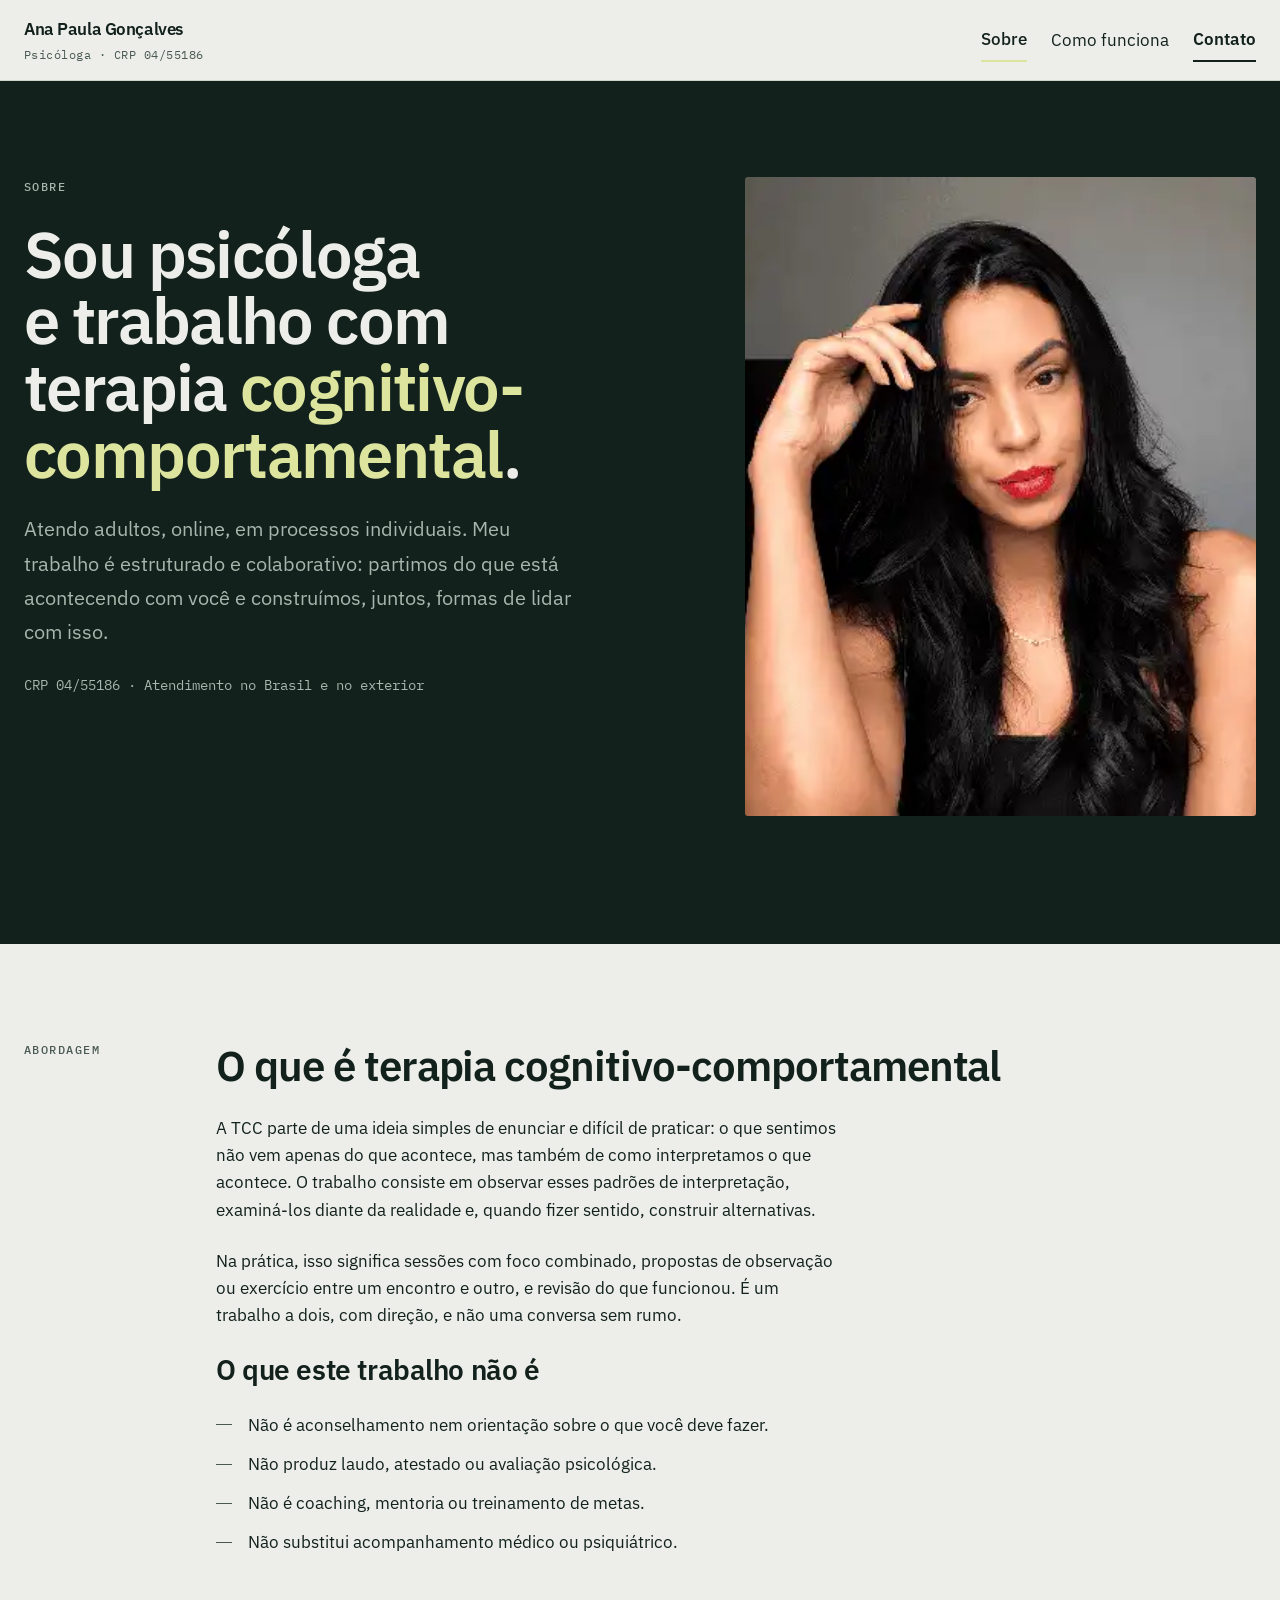
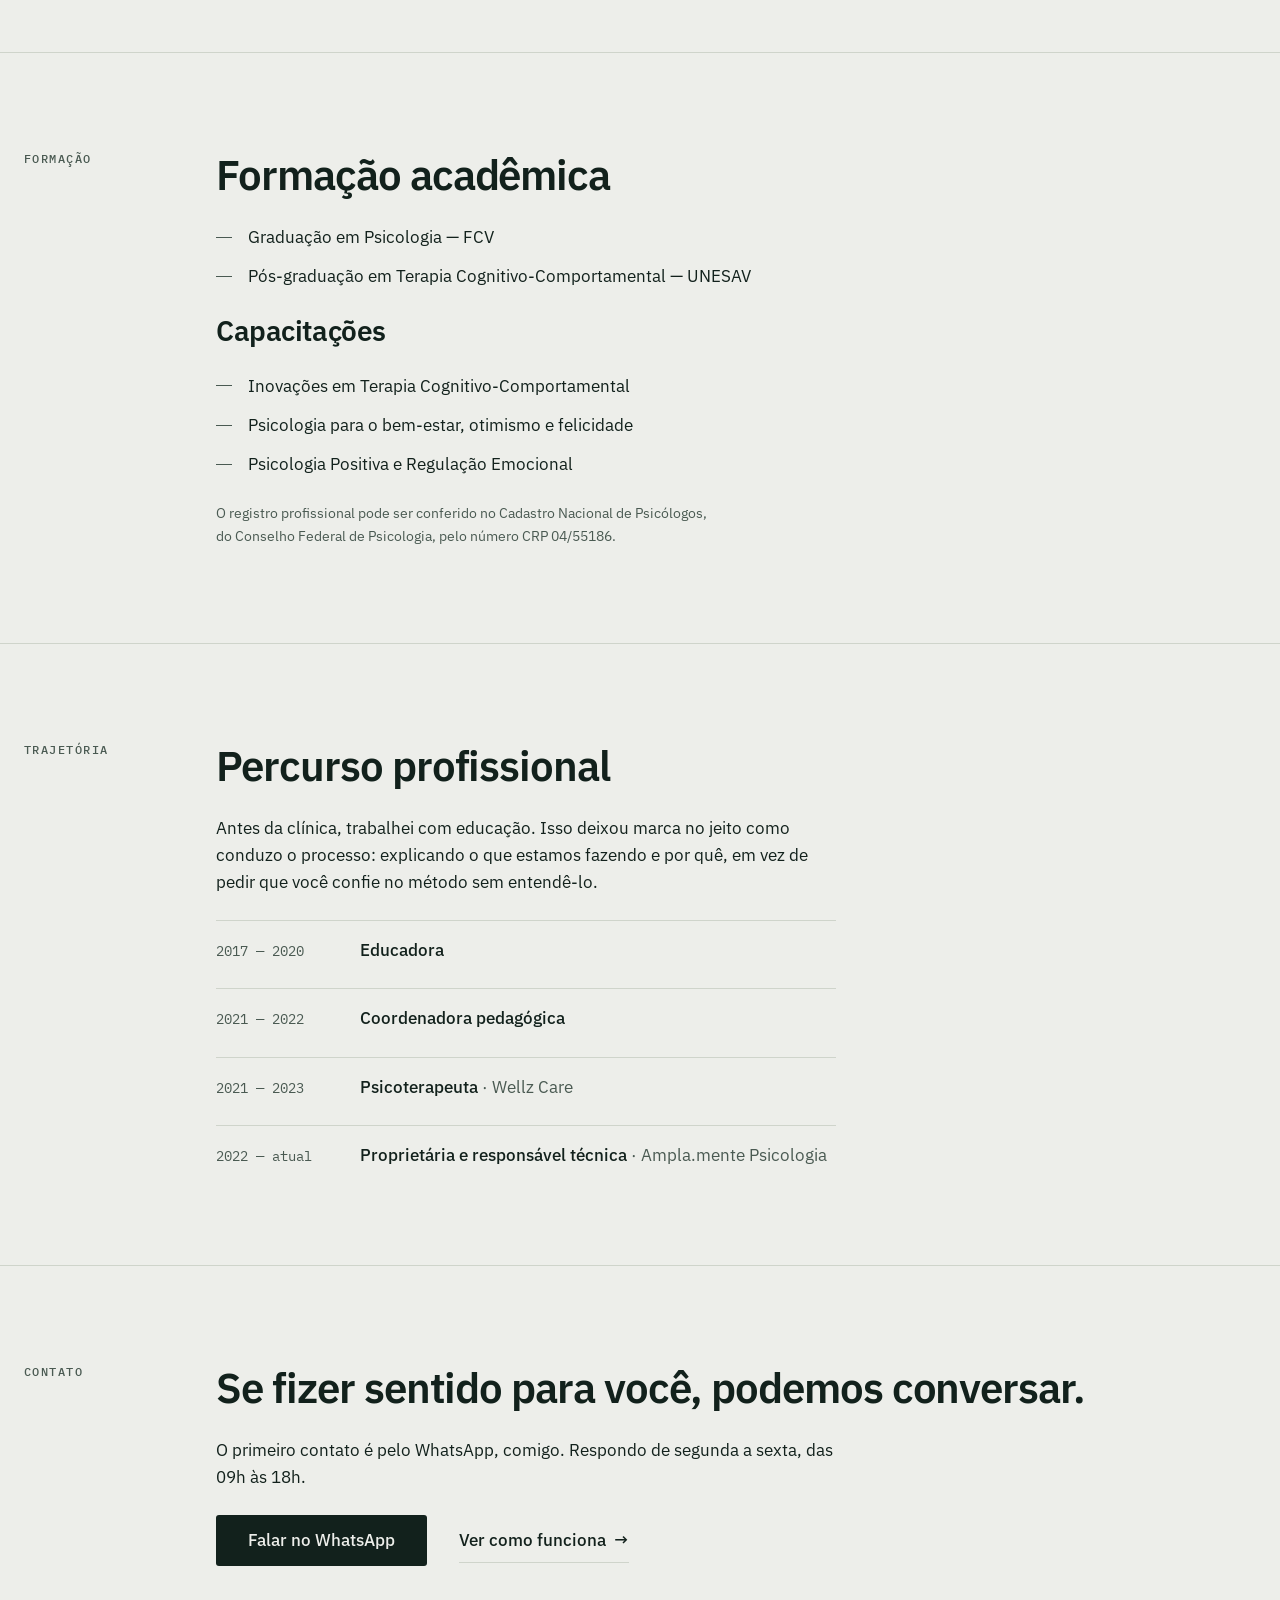
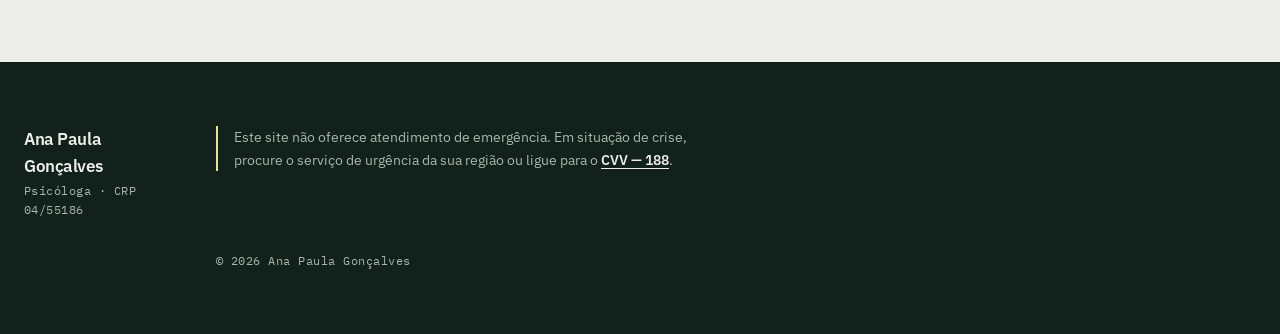
<file: sobre.html>
<!doctype html>
<html lang="pt-BR">
  <head>
    <meta charset="UTF-8" />
    <meta name="viewport" content="width=device-width, initial-scale=1.0" />
    <meta
      name="description"
      content="Ana Paula Gonçalves, psicóloga CRP 04/55186, formada pela FCV e pós-graduada em Terapia Cognitivo-Comportamental pela UNESAV. Formação, capacitações e como trabalha."
    />

    <link rel="preconnect" href="https://fonts.googleapis.com" />
    <link rel="preconnect" href="https://fonts.gstatic.com" crossorigin />
    <link
      rel="stylesheet"
      href="https://fonts.googleapis.com/css2?family=IBM+Plex+Mono:wght@500&family=IBM+Plex+Sans:wght@400;500;600&family=Literata:ital,opsz,wght@0,7..72,400;1,7..72,400&display=swap"
    />

    <link rel="stylesheet" href="css/base.css" />
    <link rel="stylesheet" href="css/layout.css" />
    <link rel="stylesheet" href="css/componentes.css" />

    <title>Sobre — Ana Paula Gonçalves, Psicóloga | CRP 04/55186</title>
  </head>

  <body>
    <a class="skip-link" href="#conteudo">Pular para o conteúdo</a>

    <header class="site-header">
      <div class="container header-content">
        <a class="brand" href="index.html">
          <span class="brand__name">Ana Paula Gonçalves</span>
          <span class="brand__meta">Psicóloga · CRP 04/55186</span>
        </a>

        <nav class="site-nav" aria-label="Navegação principal">
          <!-- aria-current="page" diz ao leitor de tela qual link
               corresponde à página atual. Sem isso, quem navega por
               áudio não sabe onde está. -->
          <a href="sobre.html" aria-current="page">Sobre</a>
          <a href="como-funciona.html">Como funciona</a>
          <a class="site-nav__cta" href="contato.html">Contato</a>
        </nav>
      </div>
    </header>

    <main id="conteudo">
      <section class="hero band-ink" aria-labelledby="page-title">
        <div class="container hero__grid">
          <div class="hero__copy">
            <p class="label">Sobre</p>
            <h1 id="page-title">
              Sou psicóloga e trabalho com terapia
              <span class="mark">cognitivo-comportamental</span>.
            </h1>
            <p class="lead">
              Atendo adultos, online, em processos individuais. Meu trabalho é
              estruturado e colaborativo: partimos do que está acontecendo com
              você e construímos, juntos, formas de lidar com isso.
            </p>
            <p class="hero__meta">CRP 04/55186 · Atendimento no Brasil e no exterior</p>
          </div>

          <figure class="hero__portrait">
            <img
              src="assets/img/sobre-mim-ana-paula-desktop.webp"
              srcset="
                assets/img/sobre-mim-ana-paula-mobile.webp   600w,
                assets/img/sobre-mim-ana-paula-desktop.webp 1200w
              "
              sizes="(min-width: 1040px) 26rem, calc(100vw - 3rem)"
              alt="Retrato de Ana Paula Gonçalves"
              width="1200"
              height="1200"
            />
          </figure>
        </div>
      </section>

      <section class="section" aria-labelledby="abordagem-title">
        <div class="container section__grid">
          <p class="rail label">Abordagem</p>

          <div class="section__body">
            <h2 id="abordagem-title">O que é terapia cognitivo-comportamental</h2>

            <p>
              A TCC parte de uma ideia simples de enunciar e difícil de
              praticar: o que sentimos não vem apenas do que acontece, mas
              também de como interpretamos o que acontece. O trabalho consiste
              em observar esses padrões de interpretação, examiná-los diante da
              realidade e, quando fizer sentido, construir alternativas.
            </p>

            <p>
              Na prática, isso significa sessões com foco combinado, propostas
              de observação ou exercício entre um encontro e outro, e revisão do
              que funcionou. É um trabalho a dois, com direção, e não uma
              conversa sem rumo.
            </p>

            <h3>O que este trabalho não é</h3>
            <ul class="marked-list" role="list">
              <li>Não é aconselhamento nem orientação sobre o que você deve fazer.</li>
              <li>Não produz laudo, atestado ou avaliação psicológica.</li>
              <li>Não é coaching, mentoria ou treinamento de metas.</li>
              <li>Não substitui acompanhamento médico ou psiquiátrico.</li>
            </ul>
          </div>
        </div>
      </section>

      <section class="section" aria-labelledby="formacao-title">
        <div class="container section__grid">
          <p class="rail label">Formação</p>

          <div class="section__body">
            <h2 id="formacao-title">Formação acadêmica</h2>

            <ul class="marked-list" role="list">
              <li>Graduação em Psicologia — FCV</li>
              <li>Pós-graduação em Terapia Cognitivo-Comportamental — UNESAV</li>
            </ul>

            <h3>Capacitações</h3>
            <ul class="marked-list" role="list">
              <li>Inovações em Terapia Cognitivo-Comportamental</li>
              <li>Psicologia para o bem-estar, otimismo e felicidade</li>
              <li>Psicologia Positiva e Regulação Emocional</li>
            </ul>

            <p class="note">
              O registro profissional pode ser conferido no Cadastro Nacional de
              Psicólogos, do Conselho Federal de Psicologia, pelo número
              CRP 04/55186.
            </p>
          </div>
        </div>
      </section>

      <section class="section" aria-labelledby="trajetoria-title">
        <div class="container section__grid">
          <p class="rail label">Trajetória</p>

          <div class="section__body">
            <h2 id="trajetoria-title">Percurso profissional</h2>

            <p>
              Antes da clínica, trabalhei com educação. Isso deixou marca no
              jeito como conduzo o processo: explicando o que estamos fazendo e
              por quê, em vez de pedir que você confie no método sem entendê-lo.
            </p>

            <!-- Ordem crescente: é uma trajetória, e trajetória se lê do
                 começo. A data aqui é informação, não decoração — por isso
                 vem em mono, como um campo de ficha. -->
            <ol class="timeline" role="list">
              <li class="timeline__item">
                <span class="timeline__year">2017 — 2020</span>
                <span>
                  <span class="timeline__role">Educadora</span>
                </span>
              </li>
              <li class="timeline__item">
                <span class="timeline__year">2021 — 2022</span>
                <span>
                  <span class="timeline__role">Coordenadora pedagógica</span>
                </span>
              </li>
              <li class="timeline__item">
                <span class="timeline__year">2021 — 2023</span>
                <span>
                  <span class="timeline__role">Psicoterapeuta</span>
                  <span class="timeline__place"> · Wellz Care</span>
                </span>
              </li>
              <li class="timeline__item">
                <span class="timeline__year">2022 — atual</span>
                <span>
                  <span class="timeline__role">
                    Proprietária e responsável técnica
                  </span>
                  <span class="timeline__place"> · Ampla.mente Psicologia</span>
                </span>
              </li>
            </ol>
          </div>
        </div>
      </section>

      <section class="section" aria-labelledby="sobre-cta-title">
        <div class="container section__grid">
          <p class="rail label">Contato</p>

          <div class="section__body">
            <h2 id="sobre-cta-title">Se fizer sentido para você, podemos conversar.</h2>
            <p>
              O primeiro contato é pelo WhatsApp, comigo. Respondo de segunda a
              sexta, das 09h às 18h.
            </p>
            <div class="contact__actions">
              <a
                class="button"
                href="https://wa.me/message/GEPSPFNCBNL2K1"
                target="_blank"
                rel="noreferrer"
              >
                Falar no WhatsApp
              </a>
              <a class="link-arrow" href="como-funciona.html">
                Ver como funciona <span aria-hidden="true">→</span>
              </a>
            </div>
          </div>
        </div>
      </section>
    </main>

    <footer class="site-footer band-ink">
      <div class="container footer__grid">
        <div class="footer__identity">
          <p class="footer__name">Ana Paula Gonçalves</p>
          <p class="footer__meta">Psicóloga · CRP 04/55186</p>
        </div>

        <p class="footer__emergency">
          Este site não oferece atendimento de emergência. Em situação de crise,
          procure o serviço de urgência da sua região ou ligue para o
          <a href="tel:188">CVV — 188</a>.
        </p>

        <p class="footer__copy">© 2026 Ana Paula Gonçalves</p>
      </div>
    </footer>
  </body>
</html>
</file>
<file: css/base.css>
/* ============================================================
   BASE.CSS — fundação
   Tokens, reset e tipografia base.

   DIREÇÃO VISUAL
   O sistema nasce do artefato mais característico da TCC: o
   registro de pensamentos. Uma ficha estruturada, escrita à
   mão, onde um pensamento é examinado por perguntas.
   Daí vêm: os rótulos em mono, a trilha lateral, o marcador,
   e a serifada reservada à fala interna.

   Regra: token expressa DECISÃO; número mágico expressa AJUSTE.
   ============================================================ */

:root {
  color-scheme: light;

  /* --- COR ---------------------------------------------------
     Dois chãos, não um.

     TINTA: faixas de estrutura (dobra, rodapé). Verde muito
     escuro e dessaturado — o sálvia da decisão D9 deixou de ser
     acento e virou o próprio fundo.
     PAPEL: verde-acinzentado, não creme. Creme quente + serifada
     de display é o clichê da categoria.

     Menos luminância também é decisão funcional: parte do
     público navega de madrugada, no celular.
     ----------------------------------------------------------- */

  /* Primitivos */
  --ink-900: #12211c;   /* faixas escuras e texto sobre papel */
  --ink-700: #24382f;   /* superfície escura secundária */
  --ink-400: #4a5a52;   /* texto de apoio sobre papel */
  --ink-200: #a9b6ae;   /* texto de apoio sobre tinta */

  --paper-100: #edeeea; /* chão da página */
  --paper-50: #f7f8f5;  /* cartão sobre o papel */
  --rule: #cfd4cb;      /* filetes e bordas */
  --rule-dark: #354b40; /* filetes sobre tinta */

  --marker: #dce49e;    /* único elemento cromático do sistema */

  /* Semânticos — dizem PARA QUE SERVE, não que cor são */
  --color-bg: var(--paper-100);
  --color-surface: var(--paper-50);
  --color-border: var(--rule);
  --color-text: var(--ink-900);
  --color-text-muted: var(--ink-400);

  --color-bg-invert: var(--ink-900);
  --color-surface-invert: var(--ink-700);
  --color-text-invert: var(--paper-100);
  --color-text-invert-muted: var(--ink-200);
  --color-border-invert: var(--rule-dark);

  --color-link: var(--ink-900);
  --color-link-hover: var(--ink-400);

  --color-button-bg: var(--ink-900);
  --color-button-text: var(--paper-100);
  --color-button-bg-hover: var(--ink-700);

  --color-accent: var(--marker);
  --color-focus: var(--ink-900);
  --color-focus-invert: var(--marker);

  --color-error: #8c2f28;
  --color-error-bg: #f6e7e5;

  /* --- TIPOGRAFIA --------------------------------------------
     Três faces, três papéis. O papel encoda significado:

     SANS   — a voz do site: estrutura, clareza, títulos.
     SERIF  — SÓ pensamento citado. É a voz interna de quem lê.
              Nunca usar para título ou interface.
     MONO   — SÓ rótulo, campo e número. Vocabulário de ficha.

     Plex Sans e Plex Mono são da mesma superfamília: combinam
     por desenho, não por acaso.
     ----------------------------------------------------------- */

  --font-sans: "IBM Plex Sans", system-ui, -apple-system, sans-serif;
  --font-serif: "Literata", Georgia, serif;
  --font-mono: "IBM Plex Mono", ui-monospace, "Courier New", monospace;

  --text-xs: 0.75rem;
  --text-sm: 0.875rem;
  --text-base: 1.0625rem;  /* 17px: corpo um pouco maior, o site é de leitura */
  --text-md: 1.25rem;

  /* Fluidos. A parte em rem é obrigatória: só com ela o zoom
     do usuário continua funcionando. */
  --text-lg: clamp(1.35rem, 1.2rem + 0.7vw, 1.75rem);
  --text-xl: clamp(1.75rem, 1.4rem + 1.6vw, 2.6rem);
  --text-2xl: clamp(2.2rem, 1.5rem + 3.2vw, 4.25rem);

  --leading-tight: 1.03;   /* display grande fecha bastante */
  --leading-snug: 1.22;
  --leading-normal: 1.6;
  --leading-relaxed: 1.72;

  --tracking-tight: -0.025em;  /* display grande precisa fechar */
  --tracking-wide: 0.12em;     /* mono em caixa alta precisa abrir */

  --weight-regular: 400;
  --weight-medium: 500;
  --weight-semibold: 600;

  /* --- ESPAÇAMENTO — base 4px -------------------------------- */

  --space-1: 0.25rem;
  --space-2: 0.5rem;
  --space-3: 0.75rem;
  --space-4: 1rem;
  --space-5: 1.5rem;
  --space-6: 2rem;
  --space-7: 3rem;
  --space-8: 4rem;
  --space-9: 6rem;
  --space-10: 8rem;

  /* --- FORMA -------------------------------------------------
     3px. Nem pílula (genérico), nem canto reto absoluto (a
     estética de jornal também virou clichê). Ficha de papel
     tem canto quase reto.
     Não há sombra no sistema: a página é feita de camadas de
     papel, não de objetos flutuando.
     ----------------------------------------------------------- */

  --radius: 3px;

  --width-text: 62ch;
  --width-container: 78rem;
  --width-rail: 9rem;

  --transition-fast: 120ms ease;
  --transition: 220ms cubic-bezier(0.2, 0.6, 0.2, 1);
}

/* BREAKPOINTS (custom properties não funcionam em media query,
   então ficam como convenção escrita à mão):
     720px  — trilha lateral aparece
     1040px — dobra em duas colunas                            */

/* ------------------------------------------------------------
   RESET
   ------------------------------------------------------------ */

*,
*::before,
*::after {
  box-sizing: border-box;
}

* {
  margin: 0;
}

html {
  -webkit-text-size-adjust: 100%;
}

body {
  min-height: 100svh;
  background-color: var(--color-bg);
  color: var(--color-text);
  font-family: var(--font-sans);
  font-size: var(--text-base);
  line-height: var(--leading-normal);
  font-weight: var(--weight-regular);
  /* Sem isto, o Plex Sans fica levemente pesado em telas de
     alta densidade. */
  -webkit-font-smoothing: antialiased;
}

img,
picture,
svg,
video {
  display: block;
  max-width: 100%;
  height: auto;
}

input,
button,
textarea,
select {
  font: inherit;
  color: inherit;
}

/* ------------------------------------------------------------
   TIPOGRAFIA BASE
   ------------------------------------------------------------ */

h1,
h2,
h3,
h4 {
  font-family: var(--font-sans);
  font-weight: var(--weight-semibold);
  line-height: var(--leading-snug);
  letter-spacing: var(--tracking-tight);
  text-wrap: balance;
}

h1 {
  font-size: var(--text-2xl);
  line-height: var(--leading-tight);
}

h2 { font-size: var(--text-xl); }
h3 { font-size: var(--text-lg); letter-spacing: -0.015em; }
h4 { font-size: var(--text-md); letter-spacing: -0.01em; }

p {
  max-width: var(--width-text);
  text-wrap: pretty;
}

a {
  color: var(--color-link);
  text-decoration-thickness: 1px;
  text-underline-offset: 0.22em;
}

strong {
  font-weight: var(--weight-semibold);
}

/* ------------------------------------------------------------
   ACESSIBILIDADE
   ------------------------------------------------------------ */

/* Para quem navega por teclado, o contorno de foco É o cursor.
   Nunca remover sem substituir. */
:focus-visible {
  outline: 2px solid var(--color-focus);
  outline-offset: 3px;
}

/* Sobre a tinta, o contorno escuro sumiria. */
.band-ink :focus-visible {
  outline-color: var(--color-focus-invert);
}

@media (prefers-reduced-motion: reduce) {
  *,
  *::before,
  *::after {
    animation-duration: 0.01ms !important;
    animation-iteration-count: 1 !important;
    transition-duration: 0.01ms !important;
    scroll-behavior: auto !important;
  }
}

@media (prefers-reduced-motion: no-preference) {
  html {
    scroll-behavior: smooth;
  }
}
</file>
<file: css/layout.css>
/* ============================================================
   LAYOUT.CSS — ONDE as coisas ficam.
   Largura, colunas, espaçamento entre blocos, proporções.
   Nada de cor, borda ou fonte: isso é componentes.css.

   CONCEITO: a página é uma ficha.
   Cada seção tem um RÓTULO à esquerda (a trilha) e o CONTEÚDO à
   direita — a mesma anatomia de um registro preenchido. Em tela
   estreita o rótulo sobe para cima do conteúdo, que é como um
   formulário se comporta no papel também.

   Breakpoints:
     720px  — a trilha lateral aparece
     1040px — dobra e "sobre" em duas colunas
   ============================================================ */

.container {
  width: min(100% - var(--space-5) * 2, var(--width-container));
  margin-inline: auto;
}

/* ------------------------------------------------------------
   1. FAIXAS
   A página alterna dois chãos: tinta (estrutura) e papel
   (leitura). As faixas de tinta são as bordas do documento —
   dobra no topo, rodapé embaixo.
   ------------------------------------------------------------ */

.band-ink {
  background-color: var(--color-bg-invert);
  color: var(--color-text-invert);
}

/* ------------------------------------------------------------
   2. DOBRA
   ------------------------------------------------------------ */

.hero {
  padding-block: var(--space-8) var(--space-9);
}

.hero__grid {
  display: grid;
  gap: var(--space-7);
}

.hero__copy > * + * {
  margin-block-start: var(--space-5);
}

@media (min-width: 1040px) {
  .hero {
    padding-block: var(--space-9) var(--space-10);
  }

  .hero__grid {
    /* Assimétrico: o texto manda, o registro sustenta.
       Duas colunas iguais partiriam a dobra ao meio e o olho
       não saberia por onde começar. */
    grid-template-columns: 1.1fr 0.9fr;
    align-items: start;
    gap: var(--space-9);
  }

  /* Páginas internas: a dobra tem só texto. Mantém a mesma
     proporção da home em vez de esticar a linha até a borda. */
  .hero__grid--single {
    grid-template-columns: minmax(0, 1.1fr) 0.9fr;
  }
}

/* Dobra reduzida: usada no 404, onde não há o que sustentar. */
.hero--compact {
  padding-block: var(--space-8) var(--space-8);
}

@media (min-width: 1040px) {
  .hero--compact {
    padding-block: var(--space-9) var(--space-9);
  }
}

/* ------------------------------------------------------------
   3. SEÇÕES — trilha + conteúdo
   ------------------------------------------------------------ */

.section {
  padding-block: var(--space-8);
  border-block-start: 1px solid var(--color-border);
}

/* A primeira seção depois da dobra não precisa de filete: a
   troca de tinta para papel já é a separação. */
.hero + .section {
  border-block-start: 0;
}

.section__grid {
  display: grid;
  gap: var(--space-4);
}

.section__body > * + * {
  margin-block-start: var(--space-5);
}

@media (min-width: 720px) {
  .section {
    padding-block: var(--space-9);
  }

  .section__grid {
    grid-template-columns: var(--width-rail) minmax(0, 1fr);
    gap: var(--space-7);
  }

  /* A trilha acompanha a leitura em seções longas e para no
     fim da seção. align-self:start é o que permite o sticky —
     sem ele o item estica e não há o que grudar. */
  .rail {
    position: sticky;
    top: var(--space-6);
    align-self: start;
  }
}

/* ------------------------------------------------------------
   4. SOBRE
   ------------------------------------------------------------ */

.about {
  display: grid;
  gap: var(--space-6);
}

.about__copy > * + * {
  margin-block-start: var(--space-4);
}

@media (min-width: 1040px) {
  .about {
    grid-template-columns: minmax(0, 1fr) 22rem;
    align-items: start;
    gap: var(--space-8);
  }
}

/* Retrato na dobra das páginas internas. Ocupa a coluna que na
   home é do registro — mesma estrutura, conteúdo diferente. */
.hero__portrait img {
  width: 100%;
  aspect-ratio: 4 / 5;
  object-fit: cover;
  border-radius: var(--radius);
}

.about__image img {
  width: 100%;
  /* O arquivo é quadrado. Retrato quadrado ocupa altura demais
     e empurra o texto; 4/5 é a proporção de retrato impresso.
     object-fit recorta sem distorcer. */
  aspect-ratio: 4 / 5;
  object-fit: cover;
}

/* ------------------------------------------------------------
   5. ETAPAS
   Empilhadas em todas as larguras, de propósito: é uma
   sequência. Em três colunas viraria três opções paralelas, e a
   forma contradiria o conteúdo.
   ------------------------------------------------------------ */

.steps {
  display: grid;
  gap: var(--space-6);
  max-width: var(--width-text);
}

.steps__item {
  display: grid;
  grid-template-columns: 2.5rem minmax(0, 1fr);
  gap: var(--space-4);
  align-items: baseline;
}

/* ------------------------------------------------------------
   5b. TRAJETÓRIA
   Ano à esquerda, cargo à direita — a mesma anatomia da ficha,
   repetida numa escala menor. Ordem crescente: é uma trajetória,
   e trajetória se lê do começo.
   ------------------------------------------------------------ */

.timeline {
  display: grid;
  gap: var(--space-5);
  max-width: var(--width-text);
}

.timeline__item {
  display: grid;
  gap: var(--space-1);
  padding-block-start: var(--space-4);
  border-block-start: 1px solid var(--color-border);
}

@media (min-width: 560px) {
  .timeline__item {
    grid-template-columns: 8rem minmax(0, 1fr);
    gap: var(--space-4);
    align-items: baseline;
  }
}

/* ------------------------------------------------------------
   6. ADEQUAÇÃO
   ------------------------------------------------------------ */

.fit {
  display: grid;
  gap: var(--space-5);
}

@media (min-width: 1040px) {
  .fit {
    grid-template-columns: 1fr 1fr;
    /* Sem isto os cartões esticam até a altura do mais alto e o
       menor fica com um vazio esquisito embaixo. */
    align-items: start;
    gap: var(--space-6);
  }
}

/* ------------------------------------------------------------
   7. CONTATO
   ------------------------------------------------------------ */

.contact__actions {
  display: flex;
  flex-wrap: wrap;
  align-items: center;
  gap: var(--space-4) var(--space-6);
}

/* ------------------------------------------------------------
   8. RODAPÉ
   ------------------------------------------------------------ */

.footer__grid {
  display: grid;
  gap: var(--space-6);
  padding-block: var(--space-8);
}

@media (min-width: 720px) {
  .footer__grid {
    grid-template-columns: var(--width-rail) minmax(0, 1fr);
    column-gap: var(--space-7);
    align-items: start;
  }

  /* O copyright volta para a coluna do conteúdo, alinhado com o
     aviso de emergência acima dele. */
  .footer__copy {
    grid-column: 2;
  }
}
</file>
<file: css/componentes.css>
/* ============================================================
   COMPONENTES.CSS — COMO as coisas parecem.
   Cor, filete, tipografia de componente, estados.

   Regra: todo elemento interativo tem quatro estados —
   default, :hover, :focus-visible e :active.

   O acento (--marker) aparece em três lugares e só nesses:
   a palavra destacada da dobra, o filete do registro e o
   indicador do acordeão. Acento espalhado deixa de ser acento.
   ============================================================ */

/* ------------------------------------------------------------
   1. SKIP LINK
   Invisível para quem enxerga, alcançável por teclado.
   display:none NÃO serve: elemento oculto assim sai da ordem de
   foco, e o link deixaria de existir para quem ele foi feito.
   ------------------------------------------------------------ */

.skip-link {
  position: absolute;
  width: 1px;
  height: 1px;
  overflow: hidden;
  clip-path: inset(50%);
  white-space: nowrap;
}

.skip-link:focus-visible {
  position: fixed;
  top: var(--space-3);
  left: var(--space-3);
  z-index: 10;
  width: auto;
  height: auto;
  clip-path: none;
  padding: var(--space-3) var(--space-4);
  background-color: var(--color-button-bg);
  color: var(--color-button-text);
  border-radius: var(--radius);
  text-decoration: none;
}

/* ------------------------------------------------------------
   2. RÓTULO EM MONO
   A face mono aparece só aqui: nome de campo, trilha, etiqueta.
   É o vocabulário de uma ficha preenchida, não decoração.
   Caixa alta em texto curto exige abrir o espaçamento entre
   letras — sem isso, vira um bloco cinza ilegível.
   ------------------------------------------------------------ */

.label {
  font-family: var(--font-mono);
  font-size: var(--text-xs);
  font-weight: var(--weight-medium);
  text-transform: uppercase;
  letter-spacing: var(--tracking-wide);
  color: var(--color-text-muted);
}

.band-ink .label {
  color: var(--color-text-invert-muted);
}

/* ------------------------------------------------------------
   3. CABEÇALHO
   ------------------------------------------------------------ */

.site-header {
  background-color: var(--color-bg);
  border-block-end: 1px solid var(--color-border);
}

.header-content {
  display: flex;
  flex-wrap: wrap;
  align-items: center;
  justify-content: space-between;
  gap: var(--space-3) var(--space-5);
  padding-block: var(--space-4);
}

.brand {
  display: grid;
  gap: 2px;
  color: var(--color-text);
  text-decoration: none;
}

.brand__name {
  font-weight: var(--weight-semibold);
  letter-spacing: var(--tracking-tight);
}

.brand__meta {
  font-family: var(--font-mono);
  font-size: var(--text-xs);
  letter-spacing: 0.04em;
  color: var(--color-text-muted);
}

/* Três links não justificam esconder a navegação atrás de um
   menu hambúrguer: seria custo de interação sem benefício.
   Em tela estreita eles simplesmente descem para a linha
   seguinte. */
.site-nav {
  display: flex;
  flex-wrap: wrap;
  align-items: center;
  gap: var(--space-2) var(--space-5);
}

.site-nav a {
  display: inline-flex;
  align-items: center;
  min-height: 44px; /* área mínima de toque */
  color: var(--color-text);
  text-decoration: none;
  transition: color var(--transition-fast);
}

.site-nav a:hover,
.site-nav a:active {
  color: var(--color-text-muted);
  text-decoration: underline;
}

/* Atalho de quem chegou por indicação (fluxo F3) e quer falar
   com a Ana em segundos. Peso, não um segundo botão. */
.site-nav__cta {
  font-weight: var(--weight-semibold);
  border-block-end: 2px solid var(--color-text);
}

/* A página atual precisa ser visível para quem enxerga, não só
   anunciada para quem usa leitor de tela. O aria-current no HTML
   serve aos dois — um atributo, duas funções. */
.site-nav a[aria-current="page"] {
  color: var(--color-text);
  font-weight: var(--weight-medium);
  border-block-end: 2px solid var(--marker);
}

/* ------------------------------------------------------------
   4. DOBRA
   ------------------------------------------------------------ */

.lead {
  font-size: var(--text-md);
  line-height: var(--leading-relaxed);
  color: var(--color-text-invert-muted);
  max-width: 46ch;
}

.hero__meta {
  font-family: var(--font-mono);
  font-size: var(--text-sm);
  color: var(--color-text-invert-muted);
}

/* A única palavra colorida da página. Sobre tinta, o marcador
   é cor de texto; sobre papel, vira um traço de marca-texto
   atrás da palavra. */
.mark {
  color: var(--marker);
}

.section .mark {
  color: inherit;
  background-image: linear-gradient(transparent 62%, var(--marker) 62%);
}

/* Entrada em sequência: título, apoio, registro. Um movimento
   orquestrado comunica ordem de leitura; vários efeitos soltos
   só poluem. Some por completo para quem pediu redução de
   movimento (regra global no base.css). */
@media (prefers-reduced-motion: no-preference) {
  .hero__copy > *,
  .record {
    animation: rise var(--transition) both;
  }
  .hero__copy > *:nth-child(1) { animation-delay: 60ms; }
  .hero__copy > *:nth-child(2) { animation-delay: 120ms; }
  .hero__copy > *:nth-child(3) { animation-delay: 180ms; }
  .hero__copy > *:nth-child(4) { animation-delay: 240ms; }
  .record { animation-delay: 320ms; }
}

@keyframes rise {
  from { opacity: 0; transform: translateY(10px); }
  to   { opacity: 1; transform: none; }
}

/* ------------------------------------------------------------
   5. O REGISTRO — elemento de assinatura

   É o artefato mais característico da TCC: um pensamento
   automático e as perguntas que o examinam. Mostra o método em
   vez de descrevê-lo.
   Só perguntas, nunca respostas ou resultados — o site não
   diagnostica e não promete.
   ------------------------------------------------------------ */

.record {
  background-color: var(--color-surface);
  color: var(--color-text);
  border-radius: var(--radius);
  padding: var(--space-5);
}

@media (min-width: 720px) {
  .record { padding: var(--space-6); }
}

.record__label {
  font-family: var(--font-mono);
  font-size: var(--text-xs);
  font-weight: var(--weight-medium);
  text-transform: uppercase;
  letter-spacing: var(--tracking-wide);
  color: var(--color-text-muted);
  padding-block-end: var(--space-4);
  border-block-end: 2px solid var(--marker);
}

/* A serifada aparece SÓ aqui. O tipo encoda quem fala:
   sans é a voz do site, serifada é a voz interna de quem lê. */
.record__thought {
  margin-block: var(--space-5);
  font-family: var(--font-serif);
  font-style: italic;
  font-size: var(--text-lg);
  line-height: var(--leading-snug);
}

.record__note {
  font-size: var(--text-sm);
  color: var(--color-text-muted);
}

.record__questions {
  margin-block-start: var(--space-5);
  display: grid;
  gap: var(--space-4);
}

.record__row {
  display: grid;
  gap: var(--space-1);
  padding-block-start: var(--space-4);
  border-block-start: 1px solid var(--color-border);
}

.record__row dt {
  font-family: var(--font-mono);
  font-size: var(--text-xs);
  text-transform: uppercase;
  letter-spacing: var(--tracking-wide);
  color: var(--color-text-muted);
}

.record__row dd {
  margin: 0;
  font-size: var(--text-sm);
}

/* ------------------------------------------------------------
   6. LISTAS

   ATENÇÃO: list-style:none faz o Safari com VoiceOver PARAR de
   anunciar "lista com 5 itens". O role="list" no HTML devolve
   essa semântica. Ele só é redundante enquanto houver marcador
   nativo — a partir daqui, não é.
   ------------------------------------------------------------ */

.marked-list {
  list-style: none;
  padding: 0;
  display: grid;
  gap: var(--space-3);
}

.marked-list li {
  position: relative;
  padding-inline-start: var(--space-6);
  max-width: var(--width-text);
}

/* Marcador próprio: um filete curto, do mesmo vocabulário dos
   filetes que separam as seções. Conteúdo de ::before não é
   lido como texto pelos leitores de tela. */
.marked-list li::before {
  content: "";
  position: absolute;
  inset-inline-start: 0;
  top: 0.75em;
  width: var(--space-4);
  height: 1px;
  background-color: var(--color-text-muted);
}

.note {
  color: var(--color-text-muted);
  font-size: var(--text-sm);
}

/* ------------------------------------------------------------
   7. ETAPAS
   ------------------------------------------------------------ */

.steps {
  list-style: none;
  padding: 0;
}

.steps__number {
  font-family: var(--font-mono);
  font-size: var(--text-sm);
  color: var(--color-text-muted);
}

.steps h3 {
  margin-block-end: var(--space-2);
}

/* ------------------------------------------------------------
   7b. TRAJETÓRIA
   O ano em mono, como um campo de ficha. A mesma lógica dos
   rótulos: mono só onde há dado, nunca em texto corrido.
   ------------------------------------------------------------ */

.timeline {
  list-style: none;
  padding: 0;
}

.timeline__year {
  font-family: var(--font-mono);
  font-size: var(--text-sm);
  color: var(--color-text-muted);
  font-variant-numeric: tabular-nums; /* dígitos alinham entre linhas */
}

.timeline__role {
  font-weight: var(--weight-medium);
}

.timeline__place {
  color: var(--color-text-muted);
}

/* ------------------------------------------------------------
   8. CARTÕES

   Filete, não sombra. Sombra diz que o elemento FLUTUA sobre a
   página; o cartão não flutua, ele delimita. E sombra forte com
   canto muito arredondado é a assinatura do site genérico.
   ------------------------------------------------------------ */

.fit__card {
  padding: var(--space-5);
  border: 1px solid var(--color-border);
  border-radius: var(--radius);
}

.fit__card > * + * {
  margin-block-start: var(--space-4);
}

/* A variação é secundária: fundo diferente, sem filete.
   Hierarquia por peso, não por destaque. */
.fit__card--alt {
  background-color: var(--color-surface);
  border-color: transparent;
}

/* ------------------------------------------------------------
   9. FAQ
   O marcador nativo do summary é diferente em cada navegador e
   não aceita estilo. Removemos e desenhamos o nosso.
   ------------------------------------------------------------ */

.faq {
  border-block-start: 1px solid var(--color-border);
}

.faq details {
  border-block-end: 1px solid var(--color-border);
}

.faq summary {
  display: flex;
  align-items: center;
  justify-content: space-between;
  gap: var(--space-4);
  min-height: 44px;
  padding-block: var(--space-4);
  cursor: pointer;
  font-weight: var(--weight-medium);
  letter-spacing: var(--tracking-tight);
  list-style: none;
  transition: color var(--transition-fast);
}

.faq summary::-webkit-details-marker {
  display: none;
}

.faq summary:hover {
  color: var(--color-text-muted);
}

/* Indicador: um "+" que gira 45° e vira "×". Uma forma, dois
   significados — nada decorativo. */
.faq summary::after {
  content: "+";
  flex-shrink: 0;
  display: grid;
  place-items: center;
  width: 1.75rem;
  height: 1.75rem;
  background-color: var(--marker);
  border-radius: var(--radius);
  font-family: var(--font-mono);
  color: var(--color-text);
  transition: transform var(--transition);
}

.faq details[open] summary::after {
  transform: rotate(45deg);
}

.faq__answer {
  padding-block-end: var(--space-5);
  max-width: var(--width-text);
  color: var(--color-text-muted);
}

/* ------------------------------------------------------------
   10. AÇÕES
   ------------------------------------------------------------ */

.button {
  display: inline-flex;
  align-items: center;
  justify-content: center;
  min-height: 48px;
  padding: var(--space-3) var(--space-6);
  background-color: var(--color-button-bg);
  color: var(--color-button-text);
  font-weight: var(--weight-medium);
  text-decoration: none;
  border-radius: var(--radius);
  transition: background-color var(--transition-fast);
}

.button:hover {
  background-color: var(--color-button-bg-hover);
  color: var(--color-button-text);
}

/* Sobre a tinta, o botão inverte: o acento vira a superfície. */
.band-ink .button {
  background-color: var(--marker);
  color: var(--color-text);
}

/* Sobre a tinta o contorno de foco é o marcador — que aqui vira
   o próprio fundo do botão. Contorno invisível não é contorno. */
.band-ink .button:focus-visible {
  outline-color: var(--color-text-invert);
}

/* Deslocamento de 1px no clique: confirmação física de que o
   toque registrou. */
.button:active {
  transform: translateY(1px);
}

.link-arrow {
  display: inline-flex;
  align-items: center;
  gap: var(--space-2);
  min-height: 44px;
  font-weight: var(--weight-medium);
  text-decoration: none;
  border-block-end: 1px solid var(--color-border);
  transition: border-color var(--transition-fast);
}

.link-arrow:hover,
.link-arrow:active {
  border-block-end-color: var(--color-text);
}

.band-ink .link-arrow {
  color: var(--color-text-invert);
  border-block-end-color: var(--color-border-invert);
}

.band-ink .link-arrow:hover {
  border-block-end-color: var(--marker);
}

/* ------------------------------------------------------------
   11. RODAPÉ
   ------------------------------------------------------------ */

.site-footer a {
  color: var(--color-text-invert);
}

.footer__name {
  font-weight: var(--weight-semibold);
  letter-spacing: var(--tracking-tight);
}

.footer__meta,
.footer__copy {
  font-family: var(--font-mono);
  font-size: var(--text-xs);
  letter-spacing: 0.04em;
  color: var(--color-text-invert-muted);
}

/* Aviso de emergência.
   Sem vermelho de alerta, de propósito: quem chega em crise não
   precisa de mais alarme, e quem não está em crise não deve ser
   assustado. O filete lateral dá destaque estrutural — o olho
   encontra o bloco — sem carregar emoção.
   O CVV continua sendo um tel: tocável no celular. */
.footer__emergency {
  padding-inline-start: var(--space-4);
  border-inline-start: 2px solid var(--marker);
  font-size: var(--text-sm);
  color: var(--color-text-invert-muted);
  max-width: var(--width-text);
}

.footer__emergency a {
  font-weight: var(--weight-semibold);
}
</file>
